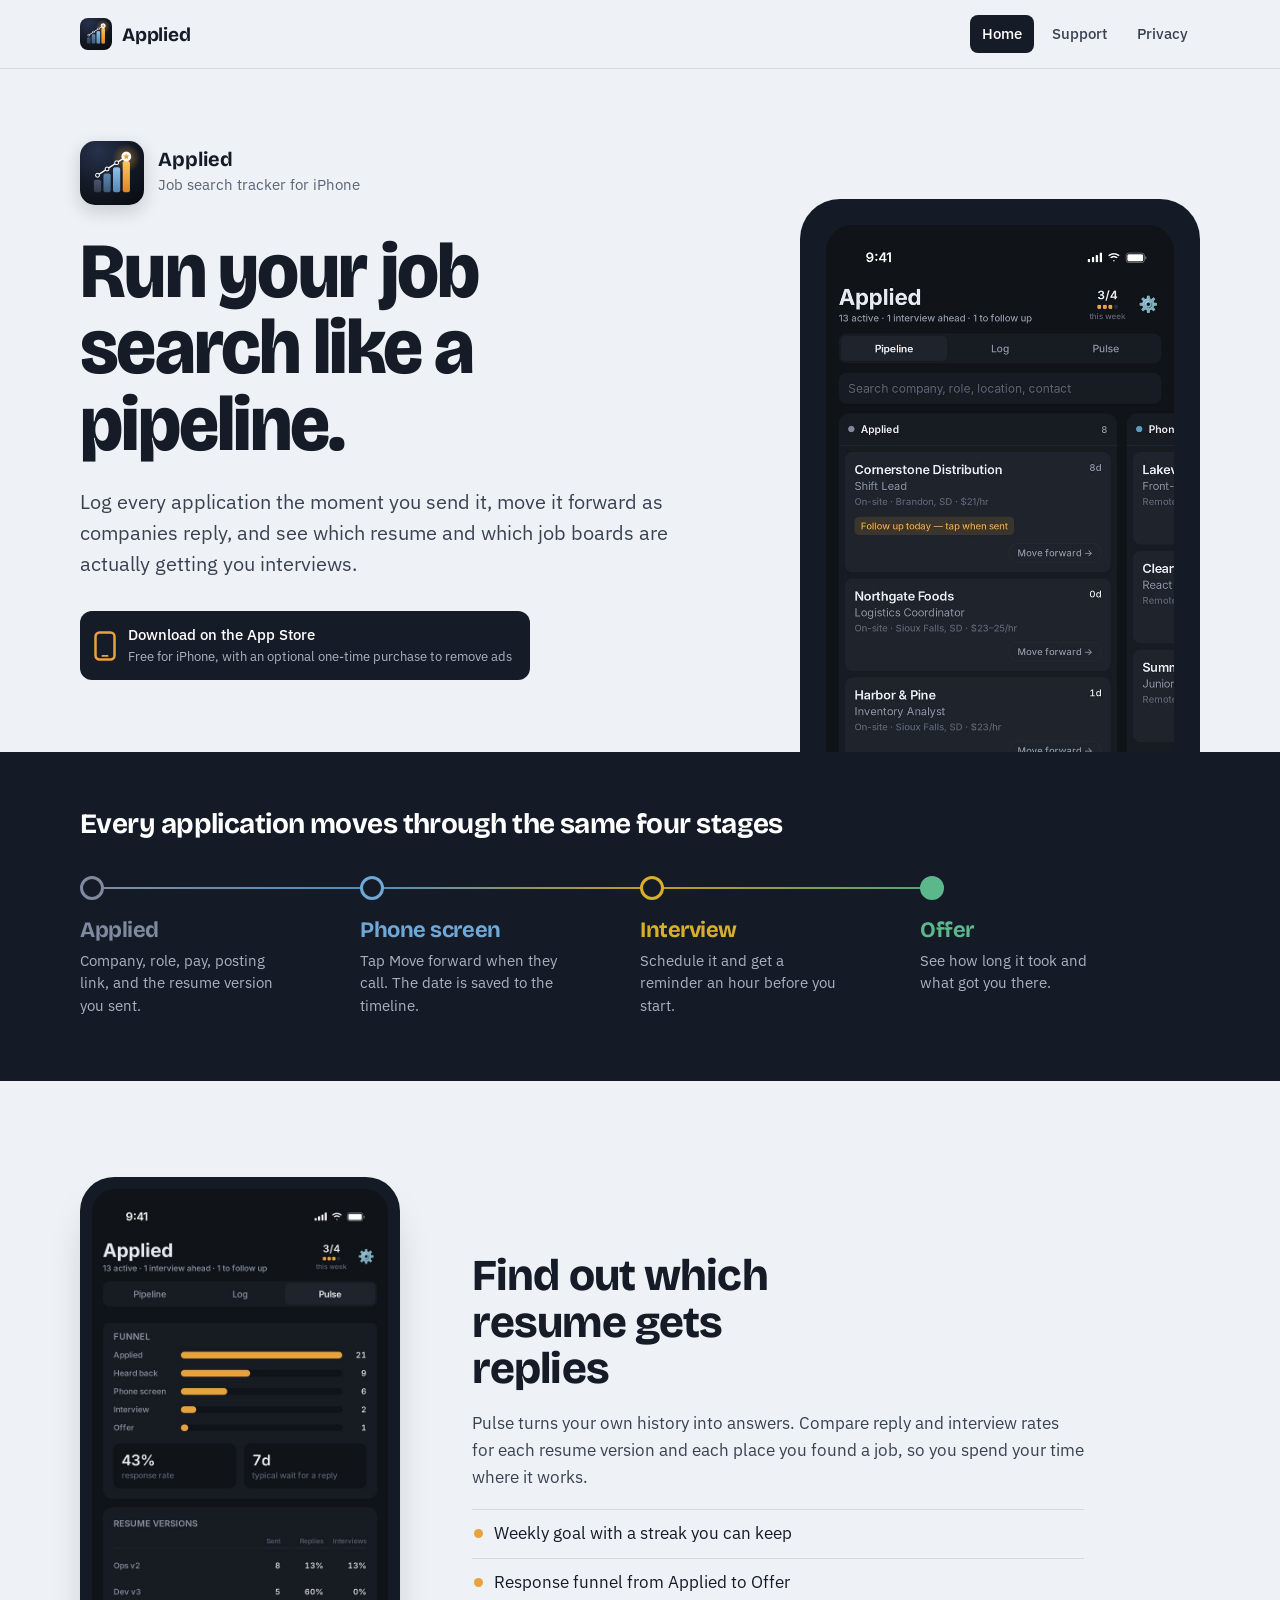
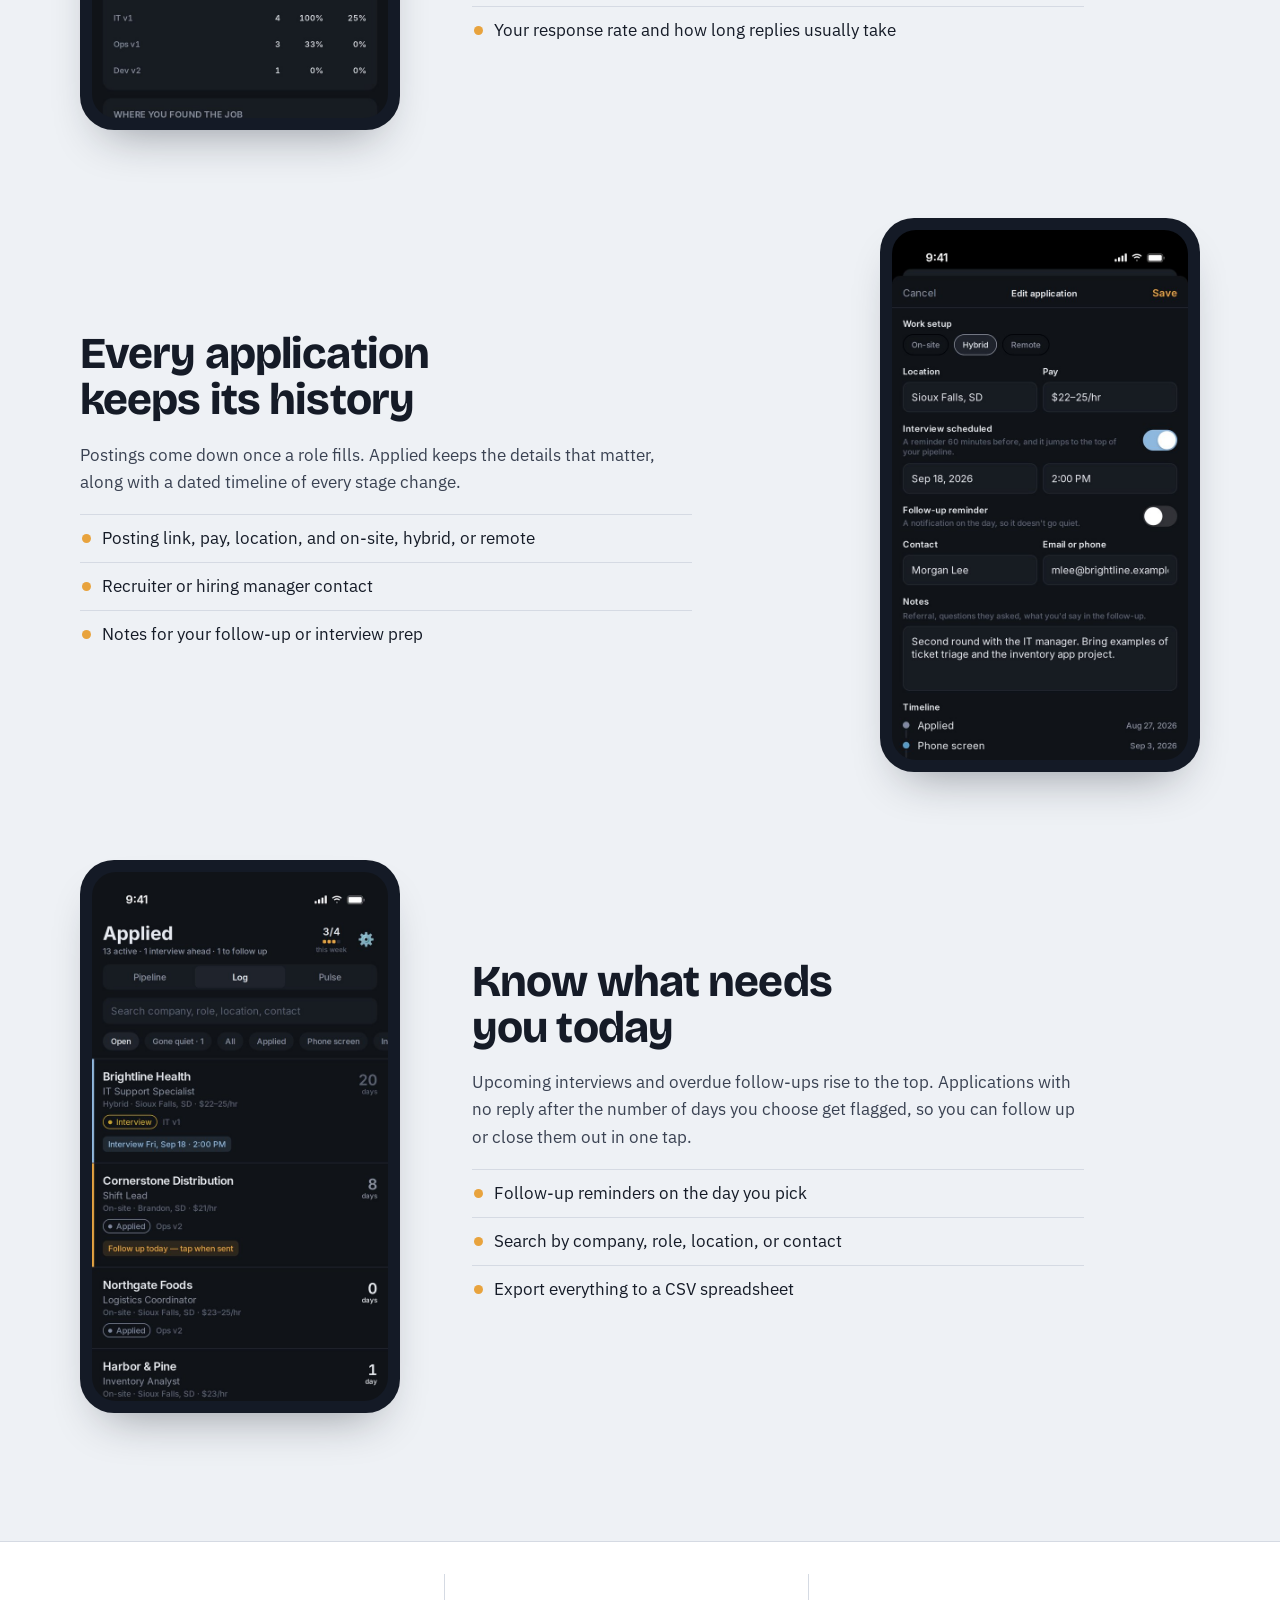
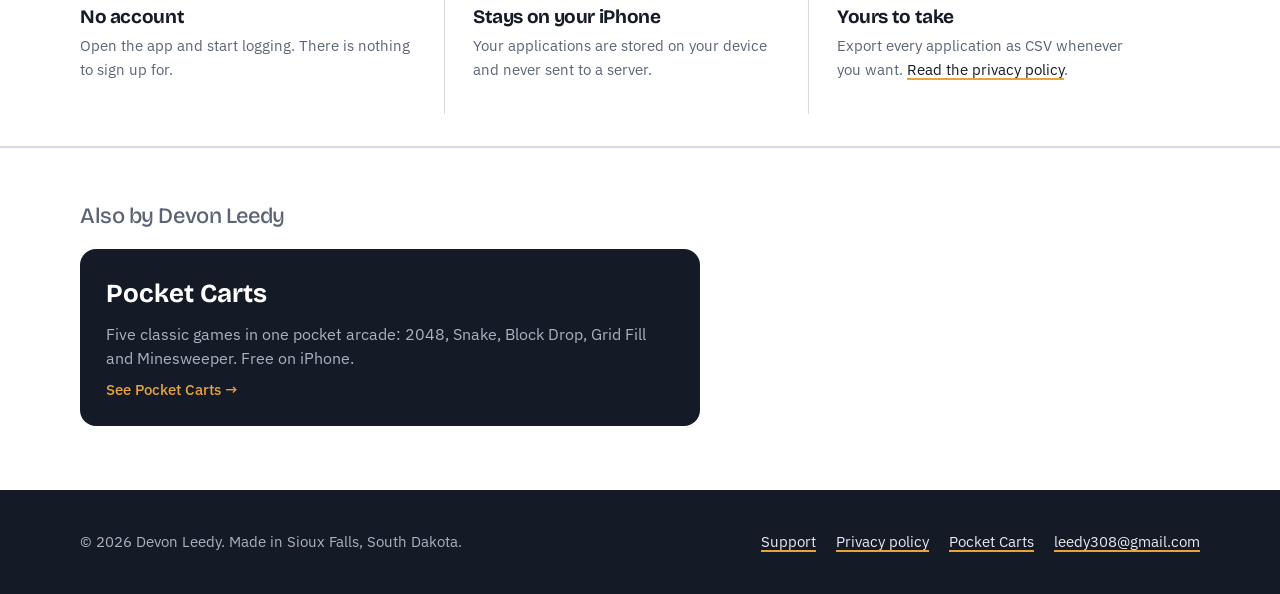
<file: index.html>
<!doctype html>
<html lang="en">
<head>
<meta charset="utf-8">
<meta name="viewport" content="width=device-width, initial-scale=1">
<title>Applied: Job Search Tracker for iPhone</title>
<meta name="description" content="Track every job application from sent to offer. See which resume and job sources get replies, with interview and follow-up reminders.">
<meta property="og:title" content="Applied: Job Search Tracker for iPhone">
<meta property="og:description" content="Track every job application from sent to offer. See which resume and job sources get replies, with interview and follow-up reminders.">
<meta property="og:image" content="https://devleedy48.github.io/applied-icon.png">
<meta name="theme-color" content="#eef1f5">
<link rel="icon" type="image/png" href="/favicon.png">
<link rel="apple-touch-icon" href="/apple-touch-icon.png">
<link rel="preload" href="/bricolage.woff2" as="font" type="font/woff2" crossorigin>
<link rel="stylesheet" href="/style.css">
</head>
<body>
<header class="site-header">
  <div class="wrap">
    <a class="brand" href="/"><img src="/applied-icon.png" alt="" width="32" height="32">Applied</a>
    <nav class="site-nav" aria-label="Main">
      <a href="/" aria-current="page">Home</a>
      <a href="/support.html">Support</a>
      <a href="/privacy.html">Privacy</a>
    </nav>
  </div>
</header>
<main>
  <section class="hero">
    <div class="wrap">
      <div class="hero-copy">
        <div class="app-id">
          <img src="/applied-icon.png" alt="Applied app icon" width="64" height="64">
          <div><strong>Applied</strong><span>Job search tracker for iPhone</span></div>
        </div>
        <h1>Run your job search like a pipeline.</h1>
        <p class="lede">Log every application the moment you send it, move it forward as companies reply, and see which resume and which job boards are actually getting you interviews.</p>
        <a class="availability" href="https://apps.apple.com/us/app/applied-job-search-tracker/id6812588170">
          <svg width="22" height="30" viewBox="0 0 22 30" aria-hidden="true"><rect x="1.5" y="1.5" width="19" height="27" rx="4" fill="none" stroke="#e8a33d" stroke-width="2.5"/><rect x="7.5" y="24" width="7" height="1.8" rx=".9" fill="#e8a33d"/></svg>
          <span>Download on the App Store<small>Free for iPhone, with an optional one-time purchase to remove ads</small></span>
        </a>
      </div>
      <div class="hero-phone">
        <img src="/1-pipeline.jpg" alt="Applied's Pipeline view, showing applications in the Applied and Phone screen columns" width="660" height="1000">
      </div>
    </div>
  </section>

  <section class="track" aria-labelledby="track-title">
    <div class="wrap">
      <h2 id="track-title">Every application moves through the same four stages</h2>
      <ol class="stages">
        <li class="stage" style="--c: var(--slate)"><div class="stage-dot"></div><h3>Applied</h3><p>Company, role, pay, posting link, and the resume version you sent.</p></li>
        <li class="stage" style="--c: #6fa8d6"><div class="stage-dot"></div><h3>Phone screen</h3><p>Tap Move forward when they call. The date is saved to the timeline.</p></li>
        <li class="stage" style="--c: #d9ae2c"><div class="stage-dot"></div><h3>Interview</h3><p>Schedule it and get a reminder an hour before you start.</p></li>
        <li class="stage" style="--c: #5bb88a"><div class="stage-dot"></div><h3>Offer</h3><p>See how long it took and what got you there.</p></li>
      </ol>
    </div>
  </section>

  <section class="features wrap" aria-label="Features">
    <article class="feature">
      <div class="shot"><img src="/3-pulse-tables.jpg" alt="Pulse view with reply and interview rates by resume version and job source" width="660" height="1180" loading="lazy"></div>
      <div>
        <h2>Find out which resume gets replies</h2>
        <p>Pulse turns your own history into answers. Compare reply and interview rates for each resume version and each place you found a job, so you spend your time where it works.</p>
        <ul>
          <li>Weekly goal with a streak you can keep</li>
          <li>Response funnel from Applied to Offer</li>
          <li>Your response rate and how long replies usually take</li>
        </ul>
      </div>
    </article>

    <article class="feature">
      <div class="shot"><img src="/4-detail.jpg" alt="An application with work setup, pay, interview time, contact, notes, and a dated timeline" width="660" height="1180" loading="lazy"></div>
      <div>
        <h2>Every application keeps its history</h2>
        <p>Postings come down once a role fills. Applied keeps the details that matter, along with a dated timeline of every stage change.</p>
        <ul>
          <li>Posting link, pay, location, and on-site, hybrid, or remote</li>
          <li>Recruiter or hiring manager contact</li>
          <li>Notes for your follow-up or interview prep</li>
        </ul>
      </div>
    </article>

    <article class="feature">
      <div class="shot"><img src="/5-log.jpg" alt="Log view with an upcoming interview and an overdue follow-up at the top" width="660" height="1180" loading="lazy"></div>
      <div>
        <h2>Know what needs you today</h2>
        <p>Upcoming interviews and overdue follow-ups rise to the top. Applications with no reply after the number of days you choose get flagged, so you can follow up or close them out in one tap.</p>
        <ul>
          <li>Follow-up reminders on the day you pick</li>
          <li>Search by company, role, location, or contact</li>
          <li>Export everything to a CSV spreadsheet</li>
        </ul>
      </div>
    </article>
  </section>

  <section class="promise" aria-label="Privacy">
    <div class="wrap">
      <div><h3>No account</h3><p>Open the app and start logging. There is nothing to sign up for.</p></div>
      <div><h3>Stays on your iPhone</h3><p>Your applications are stored on your device and never sent to a server.</p></div>
      <div><h3>Yours to take</h3><p>Export every application as CSV whenever you want. <a href="/privacy.html">Read the privacy policy</a>.</p></div>
    </div>
  </section>
  <section class="also" aria-labelledby="also-title">
    <div class="wrap">
      <h2 id="also-title">Also by Devon Leedy</h2>
      <a class="also-card" href="/pocket-carts.html">
        <span class="also-name">Pocket Carts</span>
        <span class="also-blurb">Five classic games in one pocket arcade: 2048, Snake, Block Drop, Grid Fill and Minesweeper. Free on iPhone.</span>
        <span class="also-go">See Pocket Carts &rarr;</span>
      </a>
    </div>
  </section>
</main>
<footer class="site-footer">
  <div class="wrap">
    <p style="margin:0">© 2026 Devon Leedy. Made in Sioux Falls, South Dakota.</p>
    <nav aria-label="Footer">
      <a href="/support.html">Support</a>
      <a href="/privacy.html">Privacy policy</a>
      <a href="/pocket-carts.html">Pocket Carts</a>
      <a href="mailto:leedy308@gmail.com">leedy308@gmail.com</a>
    </nav>
  </div>
</footer>
</body>
</html>
</file>
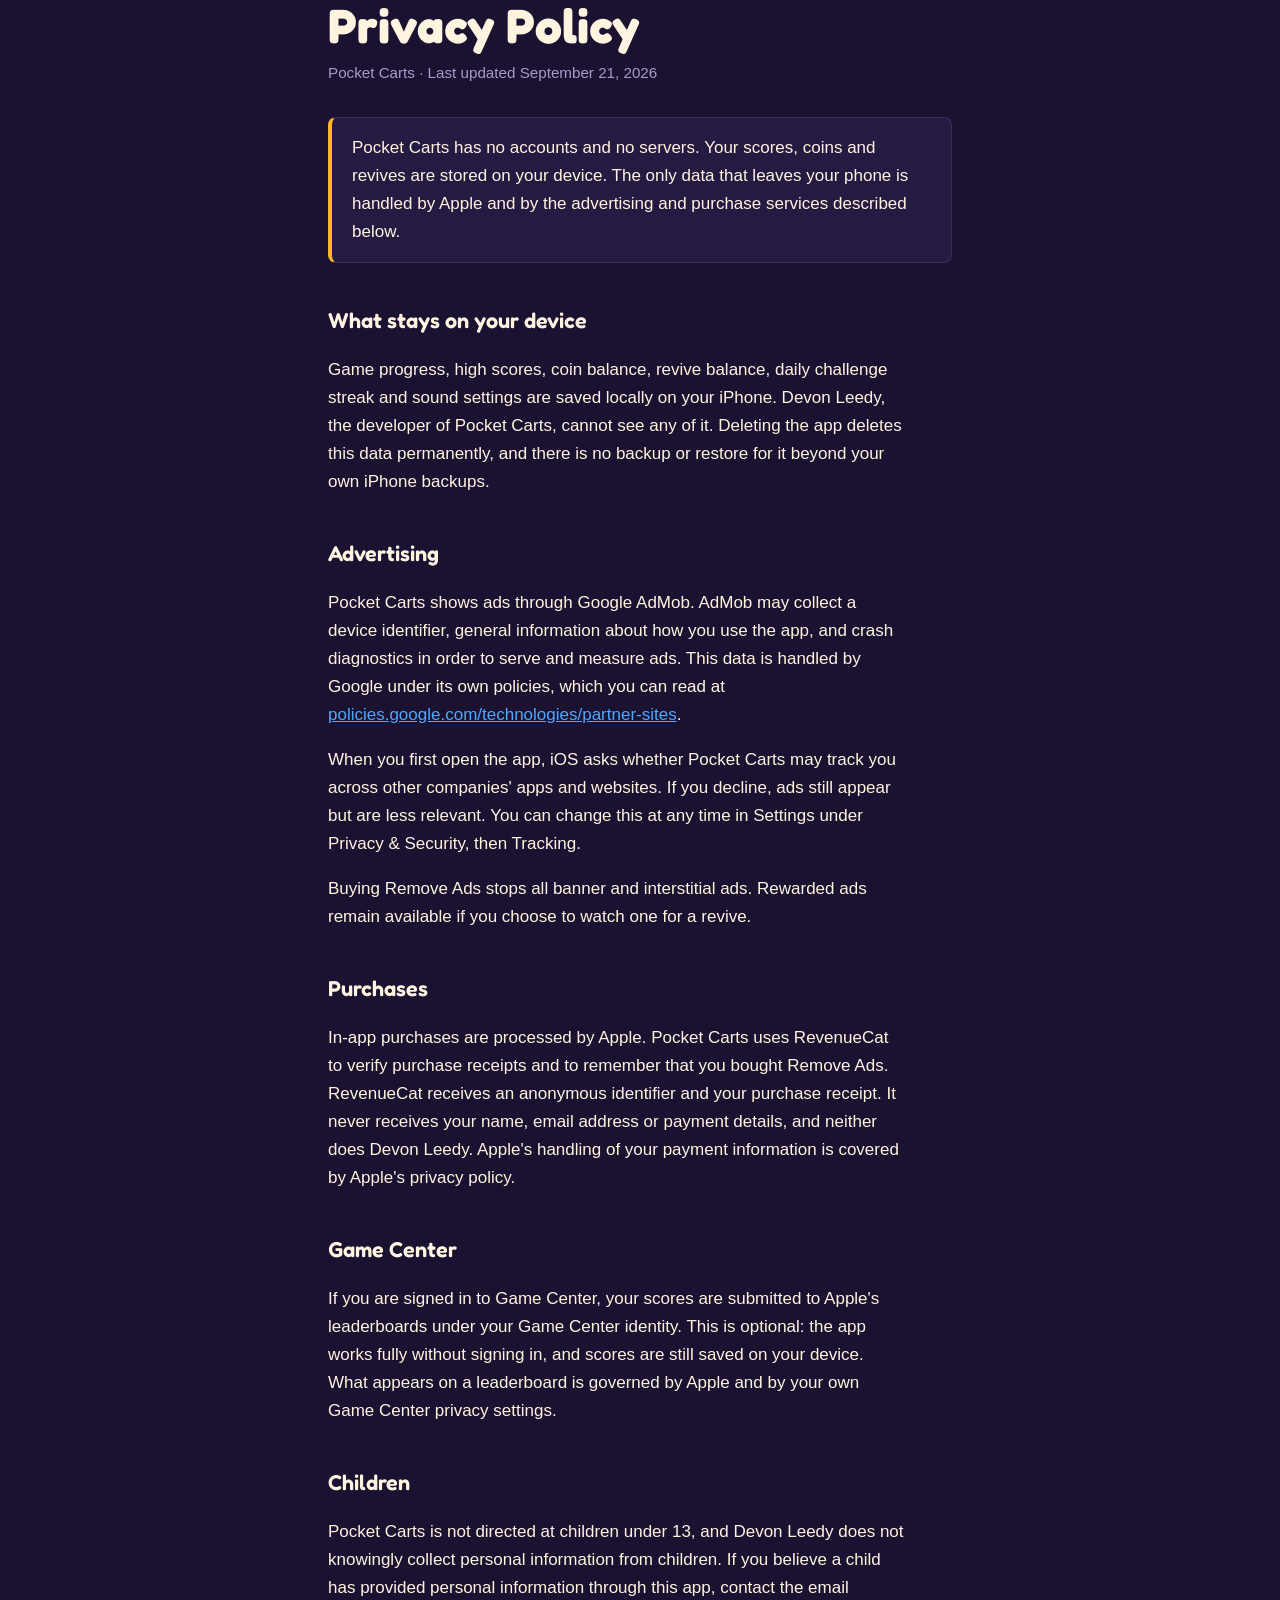
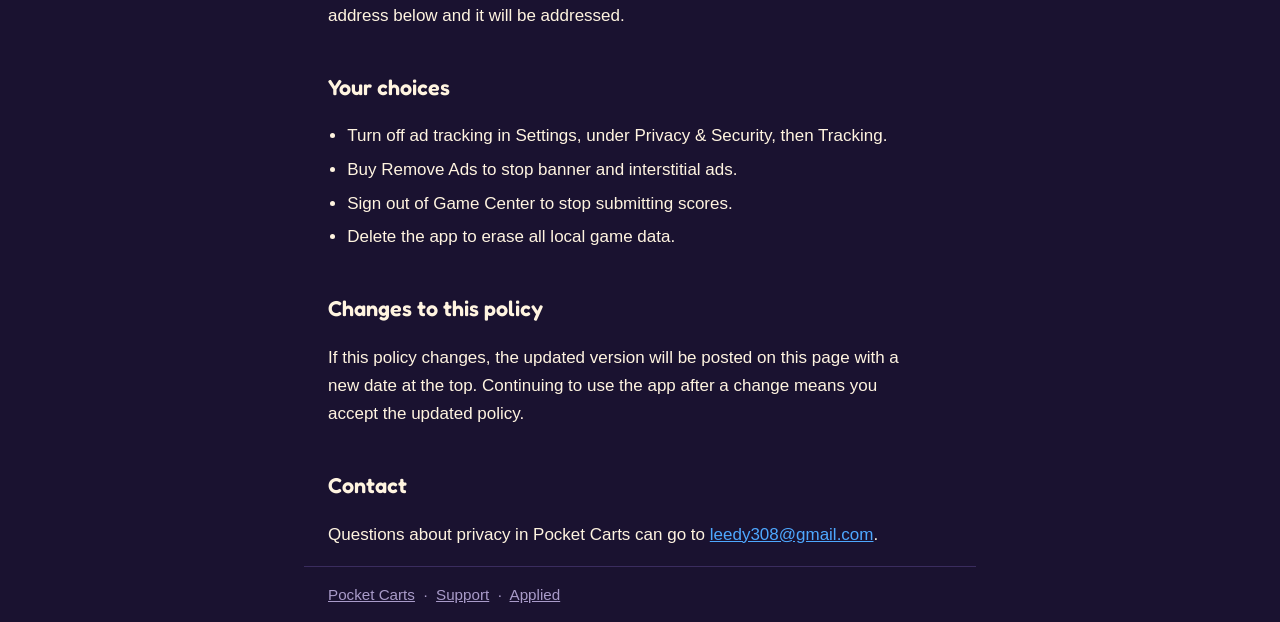
<file: pocket-carts-privacy.html>
<!DOCTYPE html>
<html lang="en">
<head>
<meta charset="utf-8">
<meta name="viewport" content="width=device-width, initial-scale=1">
<title>Privacy Policy — Pocket Carts</title>
<meta name="description" content="Privacy policy for the Pocket Carts iPhone app.">
<link rel="preconnect" href="https://fonts.googleapis.com">
<link rel="preconnect" href="https://fonts.gstatic.com" crossorigin>
<link href="https://fonts.googleapis.com/css2?family=Fredoka:wght@400;500;600;700&display=swap" rel="stylesheet">
<style>
  :root{
    --plum:#1A1230;
    --plum-raised:#251A42;
    --plum-line:#3A2C5E;
    --cream:#FFF4E0;
    --dusk:#A99BC9;
    --marigold:#FFB627;
    --sky:#4EA8FF;
    --display:"Fredoka","Trebuchet MS",sans-serif;
    --body:-apple-system,BlinkMacSystemFont,"Segoe UI",Roboto,Helvetica,Arial,sans-serif;
  }
  *{box-sizing:border-box}
  body{
    margin:0;
    background:var(--plum);
    color:var(--cream);
    font-family:var(--body);
    font-size:17px;
    line-height:1.65;
    -webkit-font-smoothing:antialiased;
  }
  .wrap{max-width:42rem;margin:0 auto;padding:0 1.5rem}
  a{color:var(--sky)}
  a:focus-visible{outline:3px solid var(--marigold);outline-offset:3px}

  header{padding:4rem 0 2rem}
  h1{
    font-family:var(--display);
    font-weight:700;
    font-size:clamp(2rem,6vw,3rem);
    line-height:1.05;
    margin:0 0 .6rem;
  }
  .meta{color:var(--dusk);margin:0;font-size:.95rem}

  h2{
    font-family:var(--display);
    font-weight:600;
    font-size:1.35rem;
    margin:2.5rem 0 .5rem;
  }
  p,li{max-width:36rem}
  ul{padding-left:1.2rem}
  li{margin:.35rem 0}

  .callout{
    background:var(--plum-raised);
    border:1px solid var(--plum-line);
    border-left:4px solid var(--marigold);
    border-radius:8px;
    padding:1rem 1.25rem;
    margin:2rem 0 0;
  }
  .callout p{margin:0}

  footer{
    border-top:1px solid var(--plum-line);
    margin-top:3.5rem;
    padding:2rem 0 3.5rem;
    color:var(--dusk);
    font-size:.95rem;
  }
  footer a{color:var(--dusk)}
</style>
</head>
<body>

<header class="wrap">
  <h1>Privacy Policy</h1>
  <p class="meta">Pocket Carts · Last updated September 21, 2026</p>
</header>

<main class="wrap">

  <div class="callout">
    <p>Pocket Carts has no accounts and no servers. Your scores, coins and revives are stored on your device. The only data that leaves your phone is handled by Apple and by the advertising and purchase services described below.</p>
  </div>

  <h2>What stays on your device</h2>
  <p>Game progress, high scores, coin balance, revive balance, daily challenge streak and sound settings are saved locally on your iPhone. Devon Leedy, the developer of Pocket Carts, cannot see any of it. Deleting the app deletes this data permanently, and there is no backup or restore for it beyond your own iPhone backups.</p>

  <h2>Advertising</h2>
  <p>Pocket Carts shows ads through Google AdMob. AdMob may collect a device identifier, general information about how you use the app, and crash diagnostics in order to serve and measure ads. This data is handled by Google under its own policies, which you can read at <a href="https://policies.google.com/technologies/partner-sites">policies.google.com/technologies/partner-sites</a>.</p>
  <p>When you first open the app, iOS asks whether Pocket Carts may track you across other companies' apps and websites. If you decline, ads still appear but are less relevant. You can change this at any time in Settings under Privacy &amp; Security, then Tracking.</p>
  <p>Buying Remove Ads stops all banner and interstitial ads. Rewarded ads remain available if you choose to watch one for a revive.</p>

  <h2>Purchases</h2>
  <p>In-app purchases are processed by Apple. Pocket Carts uses RevenueCat to verify purchase receipts and to remember that you bought Remove Ads. RevenueCat receives an anonymous identifier and your purchase receipt. It never receives your name, email address or payment details, and neither does Devon Leedy. Apple's handling of your payment information is covered by Apple's privacy policy.</p>

  <h2>Game Center</h2>
  <p>If you are signed in to Game Center, your scores are submitted to Apple's leaderboards under your Game Center identity. This is optional: the app works fully without signing in, and scores are still saved on your device. What appears on a leaderboard is governed by Apple and by your own Game Center privacy settings.</p>

  <h2>Children</h2>
  <p>Pocket Carts is not directed at children under 13, and Devon Leedy does not knowingly collect personal information from children. If you believe a child has provided personal information through this app, contact the email address below and it will be addressed.</p>

  <h2>Your choices</h2>
  <ul>
    <li>Turn off ad tracking in Settings, under Privacy &amp; Security, then Tracking.</li>
    <li>Buy Remove Ads to stop banner and interstitial ads.</li>
    <li>Sign out of Game Center to stop submitting scores.</li>
    <li>Delete the app to erase all local game data.</li>
  </ul>

  <h2>Changes to this policy</h2>
  <p>If this policy changes, the updated version will be posted on this page with a new date at the top. Continuing to use the app after a change means you accept the updated policy.</p>

  <h2>Contact</h2>
  <p>Questions about privacy in Pocket Carts can go to <a href="mailto:leedy308@gmail.com">leedy308@gmail.com</a>.</p>

</main>

<footer class="wrap">
  <p><a href="pocket-carts.html">Pocket Carts</a> &nbsp;·&nbsp; <a href="pocket-carts-support.html">Support</a> &nbsp;·&nbsp; <a href="/">Applied</a></p>
</footer>

</body>
</html>
</file>
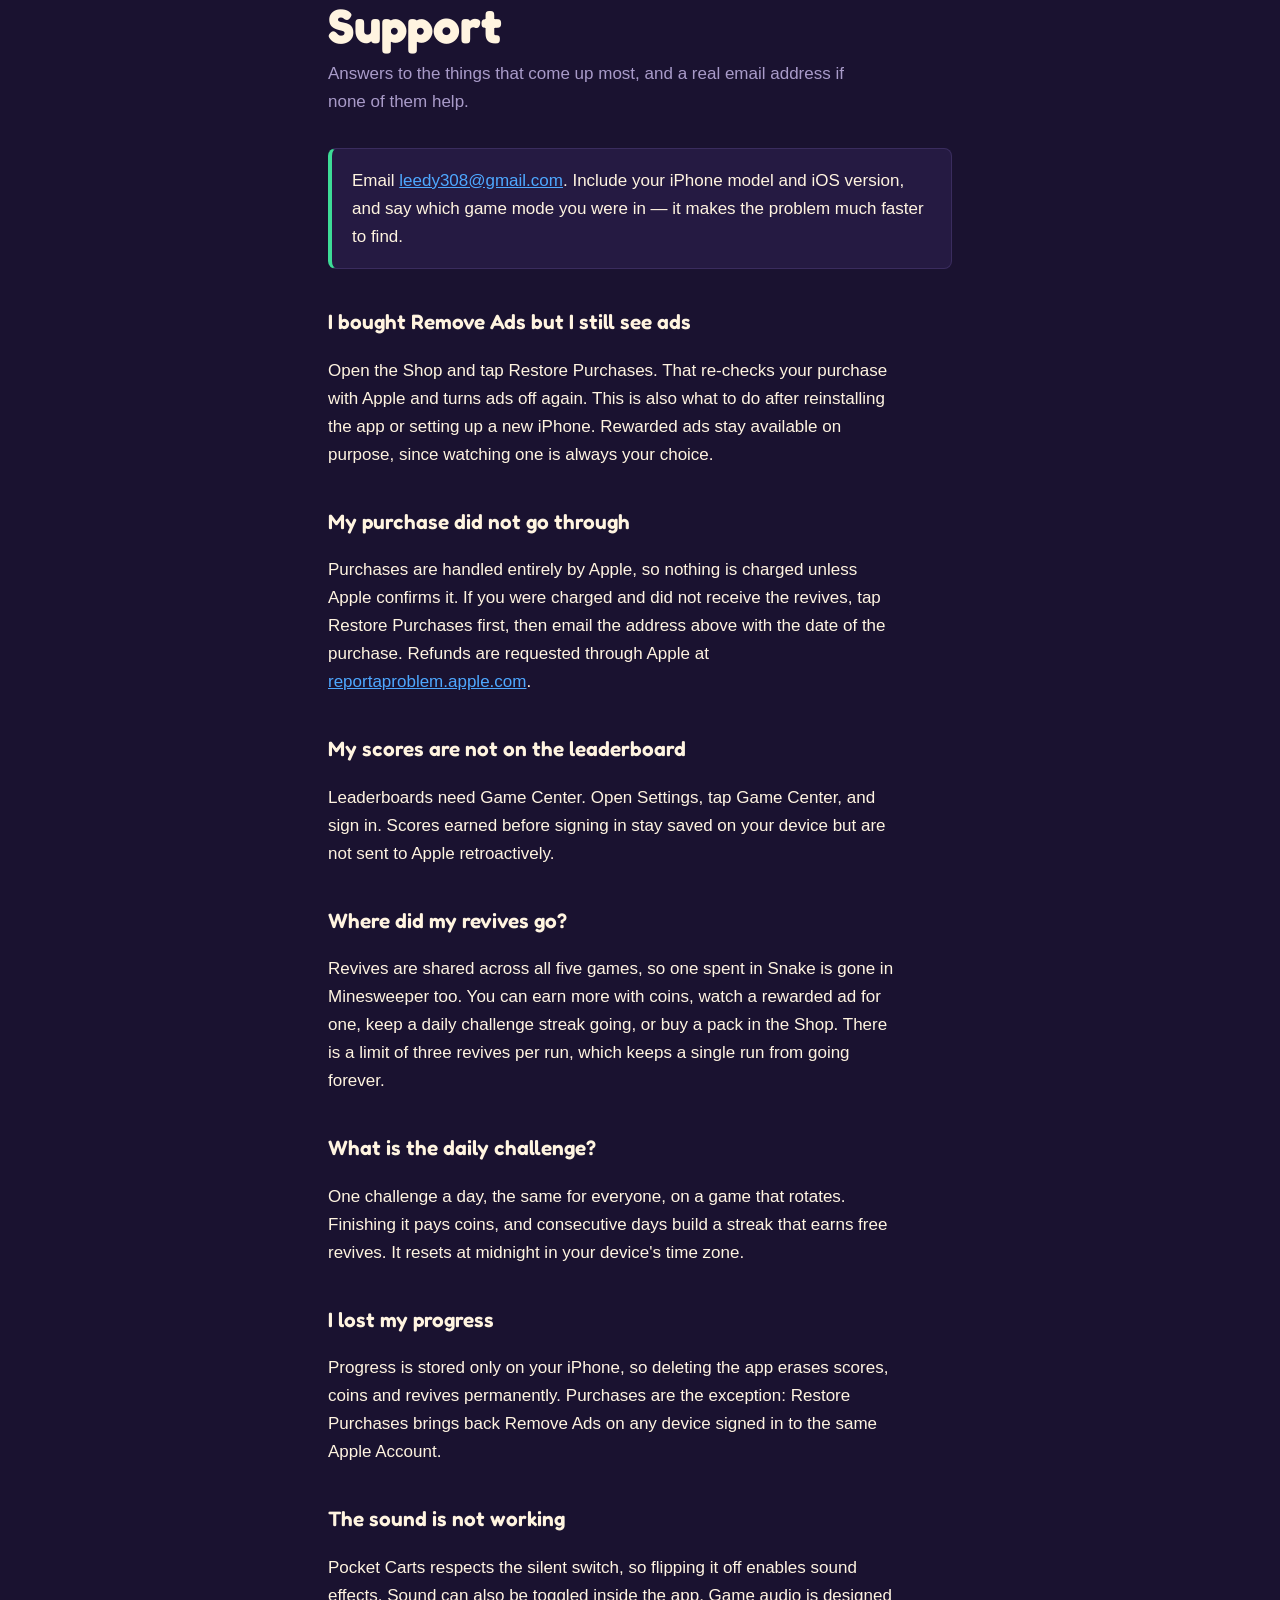
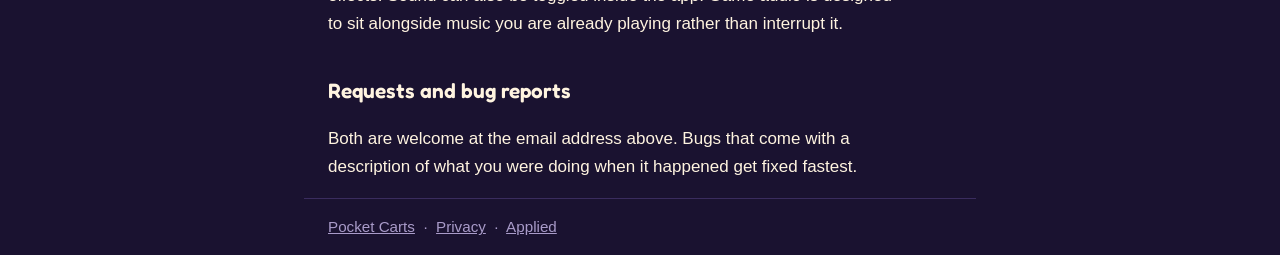
<file: pocket-carts-support.html>
<!DOCTYPE html>
<html lang="en">
<head>
<meta charset="utf-8">
<meta name="viewport" content="width=device-width, initial-scale=1">
<title>Support — Pocket Carts</title>
<meta name="description" content="Help and contact for the Pocket Carts iPhone app.">
<link rel="preconnect" href="https://fonts.googleapis.com">
<link rel="preconnect" href="https://fonts.gstatic.com" crossorigin>
<link href="https://fonts.googleapis.com/css2?family=Fredoka:wght@400;500;600;700&display=swap" rel="stylesheet">
<style>
  :root{
    --plum:#1A1230;
    --plum-raised:#251A42;
    --plum-line:#3A2C5E;
    --cream:#FFF4E0;
    --dusk:#A99BC9;
    --marigold:#FFB627;
    --mint:#3DDC97;
    --sky:#4EA8FF;
    --display:"Fredoka","Trebuchet MS",sans-serif;
    --body:-apple-system,BlinkMacSystemFont,"Segoe UI",Roboto,Helvetica,Arial,sans-serif;
  }
  *{box-sizing:border-box}
  body{
    margin:0;
    background:var(--plum);
    color:var(--cream);
    font-family:var(--body);
    font-size:17px;
    line-height:1.65;
    -webkit-font-smoothing:antialiased;
  }
  .wrap{max-width:42rem;margin:0 auto;padding:0 1.5rem}
  a{color:var(--sky)}
  a:focus-visible{outline:3px solid var(--marigold);outline-offset:3px}

  header{padding:4rem 0 1.5rem}
  h1{
    font-family:var(--display);
    font-weight:700;
    font-size:clamp(2rem,6vw,3rem);
    line-height:1.05;
    margin:0 0 .6rem;
  }
  .lede{color:var(--dusk);margin:0;max-width:34rem}

  .contact{
    background:var(--plum-raised);
    border:1px solid var(--plum-line);
    border-left:4px solid var(--mint);
    border-radius:8px;
    padding:1.1rem 1.25rem;
    margin:2rem 0 1rem;
  }
  .contact p{margin:0}

  h2{
    font-family:var(--display);
    font-weight:600;
    font-size:1.3rem;
    margin:2.25rem 0 .4rem;
  }
  p,li{max-width:36rem}
  ul{padding-left:1.2rem}
  li{margin:.3rem 0}

  footer{
    border-top:1px solid var(--plum-line);
    margin-top:3.5rem;
    padding:2rem 0 3.5rem;
    color:var(--dusk);
    font-size:.95rem;
  }
  footer a{color:var(--dusk)}
</style>
</head>
<body>

<header class="wrap">
  <h1>Support</h1>
  <p class="lede">Answers to the things that come up most, and a real email address if none of them help.</p>
</header>

<main class="wrap">

  <div class="contact">
    <p>Email <a href="mailto:leedy308@gmail.com">leedy308@gmail.com</a>. Include your iPhone model and iOS version, and say which game mode you were in — it makes the problem much faster to find.</p>
  </div>

  <h2>I bought Remove Ads but I still see ads</h2>
  <p>Open the Shop and tap Restore Purchases. That re-checks your purchase with Apple and turns ads off again. This is also what to do after reinstalling the app or setting up a new iPhone. Rewarded ads stay available on purpose, since watching one is always your choice.</p>

  <h2>My purchase did not go through</h2>
  <p>Purchases are handled entirely by Apple, so nothing is charged unless Apple confirms it. If you were charged and did not receive the revives, tap Restore Purchases first, then email the address above with the date of the purchase. Refunds are requested through Apple at <a href="https://reportaproblem.apple.com">reportaproblem.apple.com</a>.</p>

  <h2>My scores are not on the leaderboard</h2>
  <p>Leaderboards need Game Center. Open Settings, tap Game Center, and sign in. Scores earned before signing in stay saved on your device but are not sent to Apple retroactively.</p>

  <h2>Where did my revives go?</h2>
  <p>Revives are shared across all five games, so one spent in Snake is gone in Minesweeper too. You can earn more with coins, watch a rewarded ad for one, keep a daily challenge streak going, or buy a pack in the Shop. There is a limit of three revives per run, which keeps a single run from going forever.</p>

  <h2>What is the daily challenge?</h2>
  <p>One challenge a day, the same for everyone, on a game that rotates. Finishing it pays coins, and consecutive days build a streak that earns free revives. It resets at midnight in your device's time zone.</p>

  <h2>I lost my progress</h2>
  <p>Progress is stored only on your iPhone, so deleting the app erases scores, coins and revives permanently. Purchases are the exception: Restore Purchases brings back Remove Ads on any device signed in to the same Apple Account.</p>

  <h2>The sound is not working</h2>
  <p>Pocket Carts respects the silent switch, so flipping it off enables sound effects. Sound can also be toggled inside the app. Game audio is designed to sit alongside music you are already playing rather than interrupt it.</p>

  <h2>Requests and bug reports</h2>
  <p>Both are welcome at the email address above. Bugs that come with a description of what you were doing when it happened get fixed fastest.</p>

</main>

<footer class="wrap">
  <p><a href="pocket-carts.html">Pocket Carts</a> &nbsp;·&nbsp; <a href="pocket-carts-privacy.html">Privacy</a> &nbsp;·&nbsp; <a href="/">Applied</a></p>
</footer>

</body>
</html>
</file>
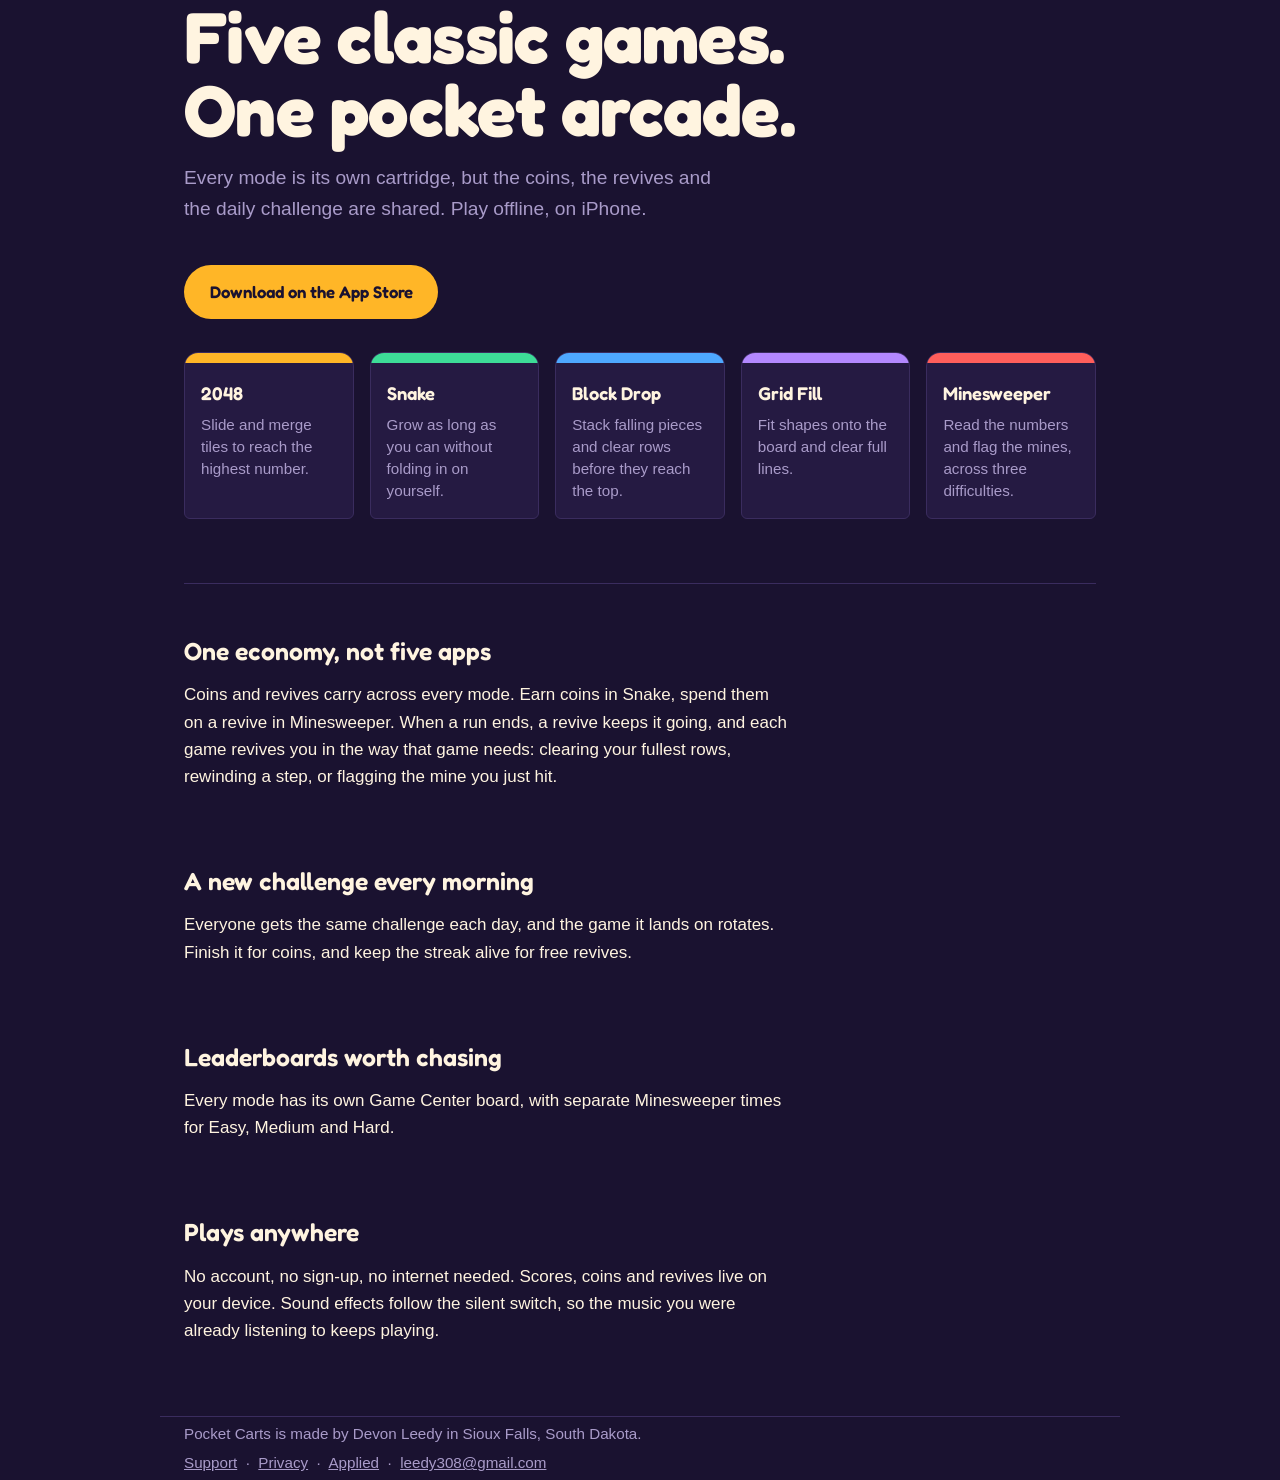
<file: pocket-carts.html>
<!DOCTYPE html>
<html lang="en">
<head>
<meta charset="utf-8">
<meta name="viewport" content="width=device-width, initial-scale=1">
<title>Pocket Carts — five classic games, one pocket arcade</title>
<meta name="description" content="Pocket Carts is an iPhone arcade with five classic games: 2048, Snake, Block Drop, Grid Fill and Minesweeper. Shared coins and revives, a daily challenge, and Game Center leaderboards.">
<link rel="preconnect" href="https://fonts.googleapis.com">
<link rel="preconnect" href="https://fonts.gstatic.com" crossorigin>
<link href="https://fonts.googleapis.com/css2?family=Fredoka:wght@400;500;600;700&display=swap" rel="stylesheet">
<style>
  :root{
    --plum:#1A1230;
    --plum-raised:#251A42;
    --plum-line:#3A2C5E;
    --cream:#FFF4E0;
    --dusk:#A99BC9;
    --marigold:#FFB627;
    --mint:#3DDC97;
    --coral:#FF5E5B;
    --sky:#4EA8FF;
    --lilac:#B388FF;
    --display:"Fredoka","Trebuchet MS",sans-serif;
    --body:-apple-system,BlinkMacSystemFont,"Segoe UI",Roboto,Helvetica,Arial,sans-serif;
  }
  *{box-sizing:border-box}
  body{
    margin:0;
    background:var(--plum);
    color:var(--cream);
    font-family:var(--body);
    font-size:17px;
    line-height:1.6;
    -webkit-font-smoothing:antialiased;
  }
  .wrap{max-width:60rem;margin:0 auto;padding:0 1.5rem}
  a{color:var(--sky)}
  a:focus-visible,button:focus-visible{outline:3px solid var(--marigold);outline-offset:3px}

  header{padding:4.5rem 0 3rem}
  .cta{
    display:inline-block;
    margin:1.5rem 0 0;
    background:var(--marigold);
    color:var(--plum);
    font-family:var(--display);
    font-weight:600;
    font-size:1.05rem;
    text-decoration:none;
    padding:.85rem 1.6rem;
    border-radius:999px;
  }
  .cta:hover{filter:brightness(1.08)}
  h1{
    font-family:var(--display);
    font-weight:700;
    font-size:clamp(2.6rem,8vw,4.5rem);
    line-height:1.02;
    letter-spacing:-.01em;
    margin:0 0 1rem;
  }
  .lede{font-size:1.2rem;color:var(--dusk);max-width:34rem;margin:0}

  .shelf{
    display:grid;
    grid-template-columns:repeat(auto-fit,minmax(9.5rem,1fr));
    gap:1rem;
    padding:1rem 0 4rem;
  }
  .cart{
    background:var(--plum-raised);
    border:1px solid var(--plum-line);
    border-radius:14px 14px 6px 6px;
    padding:0 0 1rem;
    overflow:hidden;
  }
  .cart .label{
    height:.6rem;
    display:block;
  }
  .cart h2{
    font-family:var(--display);
    font-weight:600;
    font-size:1.15rem;
    margin:1rem 1rem .35rem;
  }
  .cart p{margin:0 1rem;font-size:.95rem;color:var(--dusk);line-height:1.45}

  section{padding:0 0 3.5rem}
  h3{
    font-family:var(--display);
    font-weight:600;
    font-size:1.55rem;
    margin:0 0 .6rem;
  }
  section p{max-width:38rem;margin:0 0 1rem}
  .rule{border:0;border-top:1px solid var(--plum-line);margin:0 0 3rem}

  footer{
    border-top:1px solid var(--plum-line);
    padding:2rem 0 3.5rem;
    color:var(--dusk);
    font-size:.95rem;
  }
  footer a{color:var(--dusk)}
  footer p{margin:.3rem 0}
</style>
</head>
<body>

<header class="wrap">
  <h1>Five classic games.<br>One pocket arcade.</h1>
  <p class="lede">Every mode is its own cartridge, but the coins, the revives and the daily challenge are shared. Play offline, on iPhone.</p>
  <p><a class="cta" href="https://apps.apple.com/us/app/pocket-carts/id6814605442">Download on the App Store</a></p>
</header>

<div class="wrap">
  <div class="shelf">
    <div class="cart">
      <span class="label" style="background:var(--marigold)"></span>
      <h2>2048</h2>
      <p>Slide and merge tiles to reach the highest number.</p>
    </div>
    <div class="cart">
      <span class="label" style="background:var(--mint)"></span>
      <h2>Snake</h2>
      <p>Grow as long as you can without folding in on yourself.</p>
    </div>
    <div class="cart">
      <span class="label" style="background:var(--sky)"></span>
      <h2>Block Drop</h2>
      <p>Stack falling pieces and clear rows before they reach the top.</p>
    </div>
    <div class="cart">
      <span class="label" style="background:var(--lilac)"></span>
      <h2>Grid Fill</h2>
      <p>Fit shapes onto the board and clear full lines.</p>
    </div>
    <div class="cart">
      <span class="label" style="background:var(--coral)"></span>
      <h2>Minesweeper</h2>
      <p>Read the numbers and flag the mines, across three difficulties.</p>
    </div>
  </div>
</div>

<div class="wrap">
  <hr class="rule">

  <section>
    <h3>One economy, not five apps</h3>
    <p>Coins and revives carry across every mode. Earn coins in Snake, spend them on a revive in Minesweeper. When a run ends, a revive keeps it going, and each game revives you in the way that game needs: clearing your fullest rows, rewinding a step, or flagging the mine you just hit.</p>
  </section>

  <section>
    <h3>A new challenge every morning</h3>
    <p>Everyone gets the same challenge each day, and the game it lands on rotates. Finish it for coins, and keep the streak alive for free revives.</p>
  </section>

  <section>
    <h3>Leaderboards worth chasing</h3>
    <p>Every mode has its own Game Center board, with separate Minesweeper times for Easy, Medium and Hard.</p>
  </section>

  <section>
    <h3>Plays anywhere</h3>
    <p>No account, no sign-up, no internet needed. Scores, coins and revives live on your device. Sound effects follow the silent switch, so the music you were already listening to keeps playing.</p>
  </section>
</div>

<footer class="wrap">
  <p>Pocket Carts is made by Devon Leedy in Sioux Falls, South Dakota.</p>
  <p><a href="pocket-carts-support.html">Support</a> &nbsp;·&nbsp; <a href="pocket-carts-privacy.html">Privacy</a> &nbsp;·&nbsp; <a href="/">Applied</a> &nbsp;·&nbsp; <a href="mailto:leedy308@gmail.com">leedy308@gmail.com</a></p>
</footer>

</body>
</html>
</file>
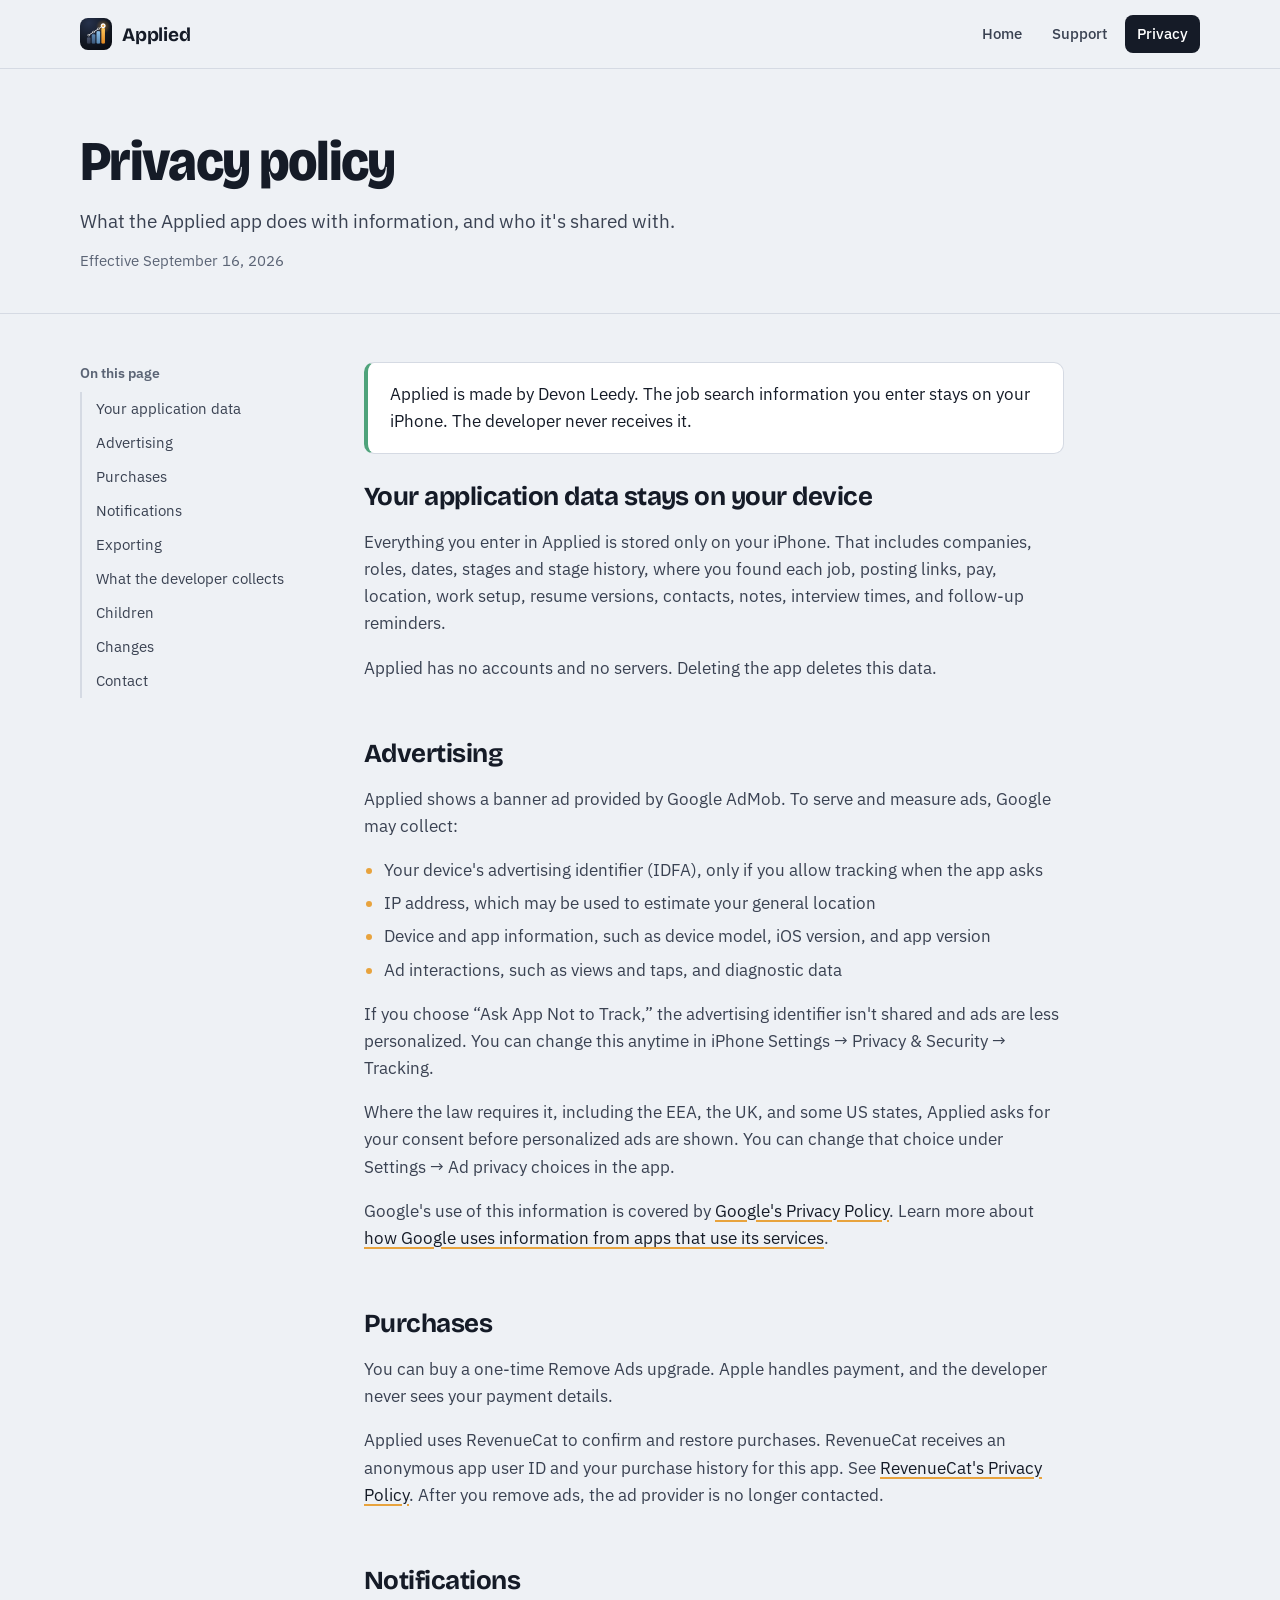
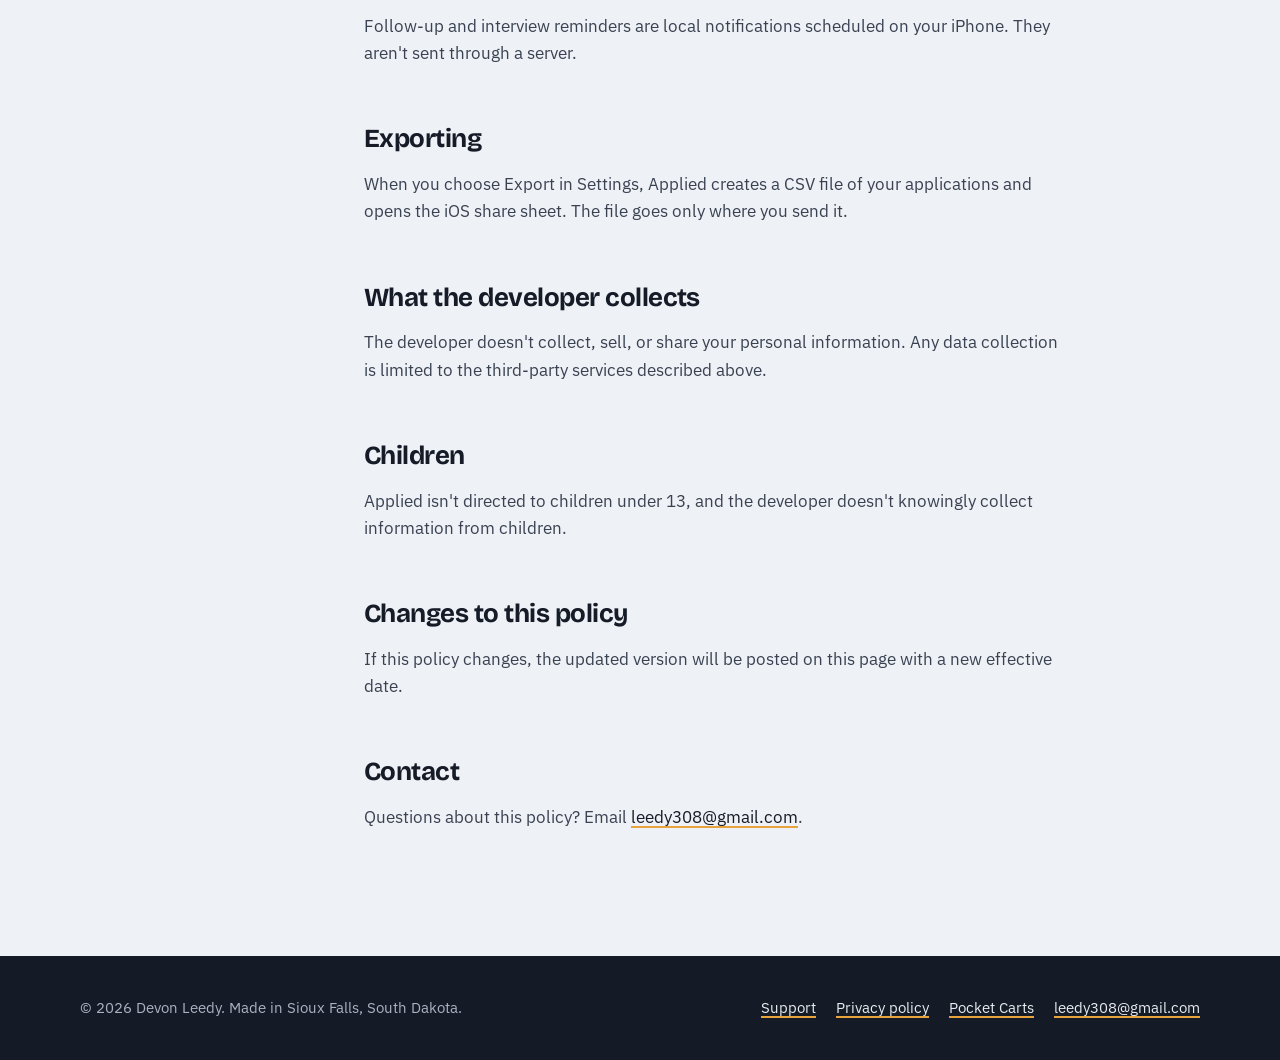
<file: privacy.html>
<!doctype html>
<html lang="en">
<head>
<meta charset="utf-8">
<meta name="viewport" content="width=device-width, initial-scale=1">
<title>Applied Privacy Policy</title>
<meta name="description" content="How the Applied app handles information. Your job search data stays on your iPhone.">
<meta property="og:title" content="Applied Privacy Policy">
<meta property="og:description" content="How the Applied app handles information. Your job search data stays on your iPhone.">
<meta property="og:image" content="https://devleedy48.github.io/applied-icon.png">
<meta name="theme-color" content="#eef1f5">
<link rel="icon" type="image/png" href="/favicon.png">
<link rel="apple-touch-icon" href="/apple-touch-icon.png">
<link rel="preload" href="/bricolage.woff2" as="font" type="font/woff2" crossorigin>
<link rel="stylesheet" href="/style.css">
</head>
<body>
<header class="site-header">
  <div class="wrap">
    <a class="brand" href="/"><img src="/applied-icon.png" alt="" width="32" height="32">Applied</a>
    <nav class="site-nav" aria-label="Main">
      <a href="/">Home</a>
      <a href="/support.html">Support</a>
      <a href="/privacy.html" aria-current="page">Privacy</a>
    </nav>
  </div>
</header>
<main>
  <div class="doc-head">
    <div class="wrap">
      <h1>Privacy policy</h1>
      <p>What the Applied app does with information, and who it's shared with.</p>
      <p class="meta">Effective September 16, 2026</p>
    </div>
  </div>

  <div class="wrap doc">
    <nav class="toc" aria-label="On this page">
      <p>On this page</p>
      <ol>
        <li><a href="#your-data">Your application data</a></li>
        <li><a href="#advertising">Advertising</a></li>
        <li><a href="#purchases">Purchases</a></li>
        <li><a href="#notifications">Notifications</a></li>
        <li><a href="#export">Exporting</a></li>
        <li><a href="#collection">What the developer collects</a></li>
        <li><a href="#children">Children</a></li>
        <li><a href="#changes">Changes</a></li>
        <li><a href="#contact">Contact</a></li>
      </ol>
    </nav>

    <div class="prose">
      <div class="callout"><p>Applied is made by Devon Leedy. The job search information you enter stays on your iPhone. The developer never receives it.</p></div>

      <section id="your-data">
        <h2>Your application data stays on your device</h2>
        <p>Everything you enter in Applied is stored only on your iPhone. That includes companies, roles, dates, stages and stage history, where you found each job, posting links, pay, location, work setup, resume versions, contacts, notes, interview times, and follow-up reminders.</p>
        <p>Applied has no accounts and no servers. Deleting the app deletes this data.</p>
      </section>

      <section id="advertising">
        <h2>Advertising</h2>
        <p>Applied shows a banner ad provided by Google AdMob. To serve and measure ads, Google may collect:</p>
        <ul>
          <li>Your device's advertising identifier (IDFA), only if you allow tracking when the app asks</li>
          <li>IP address, which may be used to estimate your general location</li>
          <li>Device and app information, such as device model, iOS version, and app version</li>
          <li>Ad interactions, such as views and taps, and diagnostic data</li>
        </ul>
        <p>If you choose “Ask App Not to Track,” the advertising identifier isn't shared and ads are less personalized. You can change this anytime in iPhone Settings → Privacy &amp; Security → Tracking.</p>
        <p>Where the law requires it, including the EEA, the UK, and some US states, Applied asks for your consent before personalized ads are shown. You can change that choice under Settings → Ad privacy choices in the app.</p>
        <p>Google's use of this information is covered by <a href="https://policies.google.com/privacy">Google's Privacy Policy</a>. Learn more about <a href="https://policies.google.com/technologies/partner-sites">how Google uses information from apps that use its services</a>.</p>
      </section>

      <section id="purchases">
        <h2>Purchases</h2>
        <p>You can buy a one-time Remove Ads upgrade. Apple handles payment, and the developer never sees your payment details.</p>
        <p>Applied uses RevenueCat to confirm and restore purchases. RevenueCat receives an anonymous app user ID and your purchase history for this app. See <a href="https://www.revenuecat.com/privacy">RevenueCat's Privacy Policy</a>. After you remove ads, the ad provider is no longer contacted.</p>
      </section>

      <section id="notifications">
        <h2>Notifications</h2>
        <p>Follow-up and interview reminders are local notifications scheduled on your iPhone. They aren't sent through a server.</p>
      </section>

      <section id="export">
        <h2>Exporting</h2>
        <p>When you choose Export in Settings, Applied creates a CSV file of your applications and opens the iOS share sheet. The file goes only where you send it.</p>
      </section>

      <section id="collection">
        <h2>What the developer collects</h2>
        <p>The developer doesn't collect, sell, or share your personal information. Any data collection is limited to the third-party services described above.</p>
      </section>

      <section id="children">
        <h2>Children</h2>
        <p>Applied isn't directed to children under 13, and the developer doesn't knowingly collect information from children.</p>
      </section>

      <section id="changes">
        <h2>Changes to this policy</h2>
        <p>If this policy changes, the updated version will be posted on this page with a new effective date.</p>
      </section>

      <section id="contact">
        <h2>Contact</h2>
        <p>Questions about this policy? Email <a href="mailto:leedy308@gmail.com">leedy308@gmail.com</a>.</p>
      </section>
    </div>
  </div>
</main>
<footer class="site-footer">
  <div class="wrap">
    <p style="margin:0">© 2026 Devon Leedy. Made in Sioux Falls, South Dakota.</p>
    <nav aria-label="Footer">
      <a href="/support.html">Support</a>
      <a href="/privacy.html">Privacy policy</a>
      <a href="/pocket-carts.html">Pocket Carts</a>
      <a href="mailto:leedy308@gmail.com">leedy308@gmail.com</a>
    </nav>
  </div>
</footer>
</body>
</html>
</file>
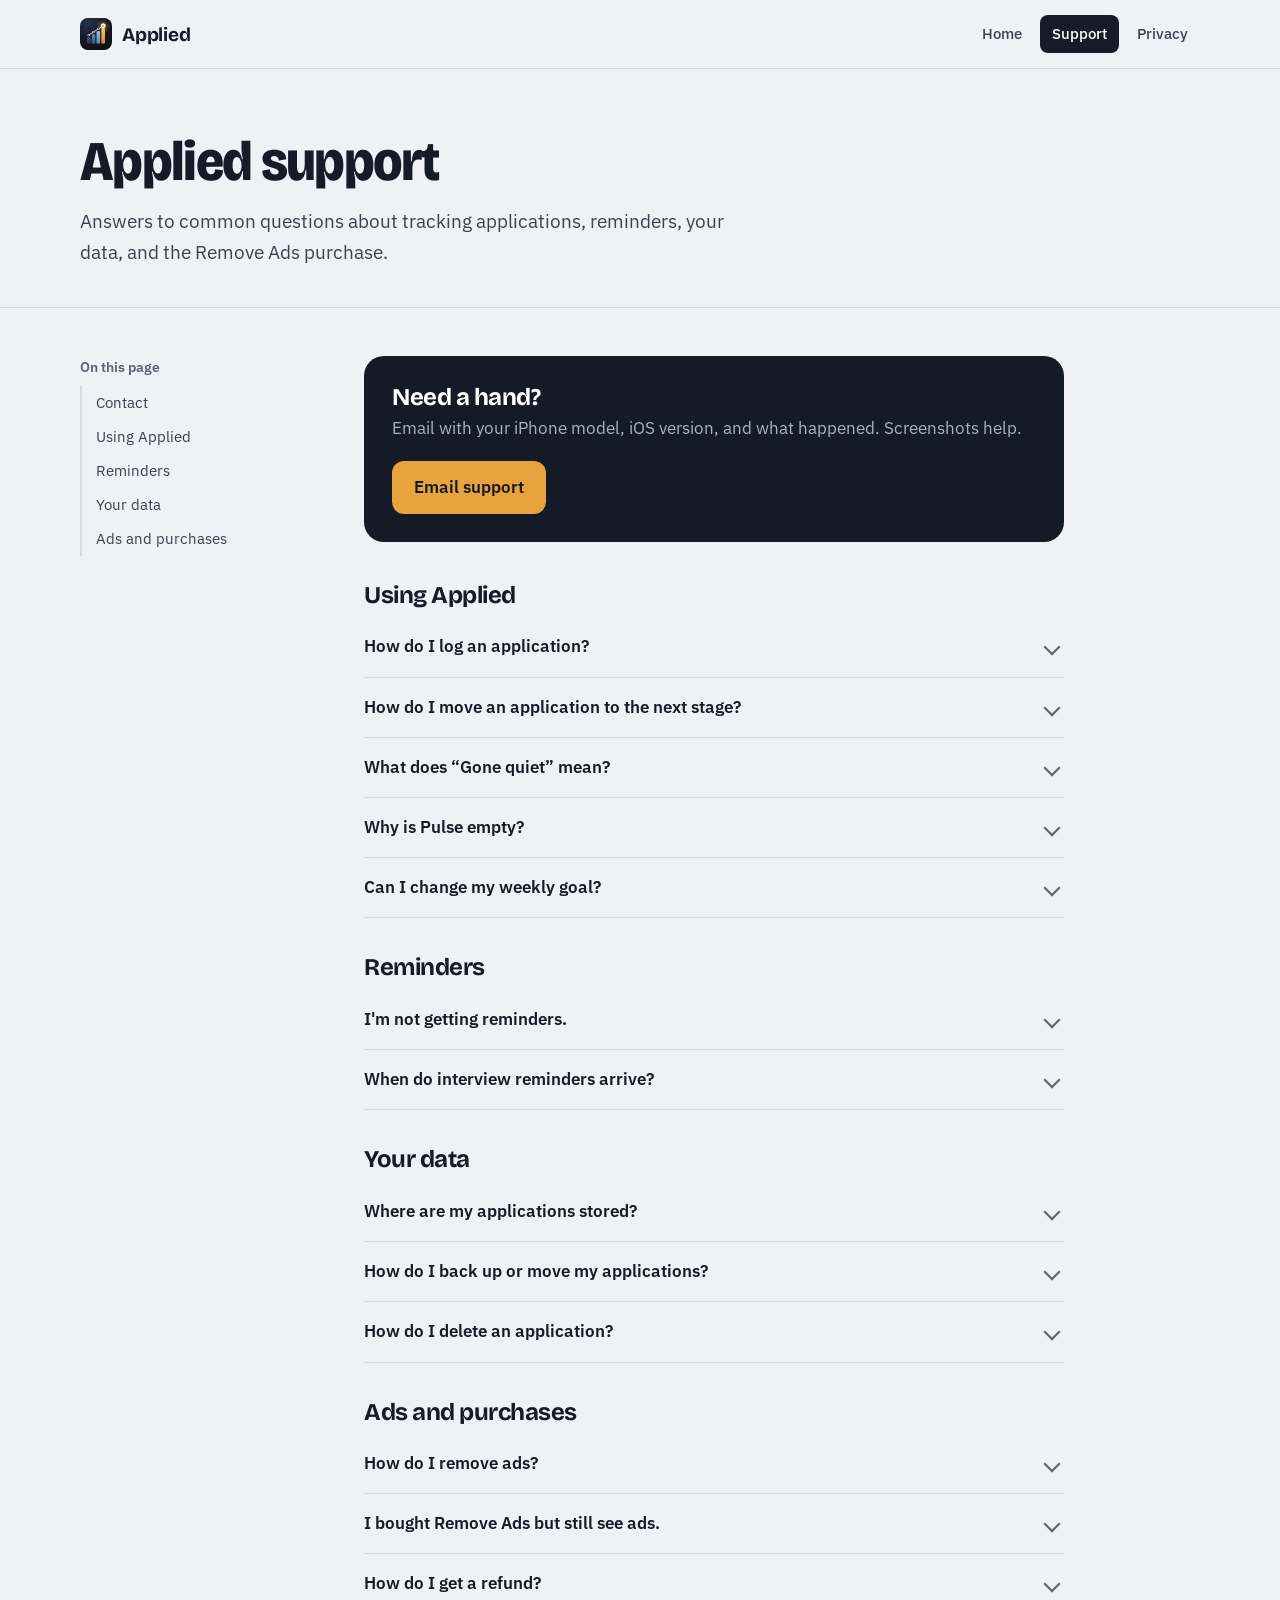
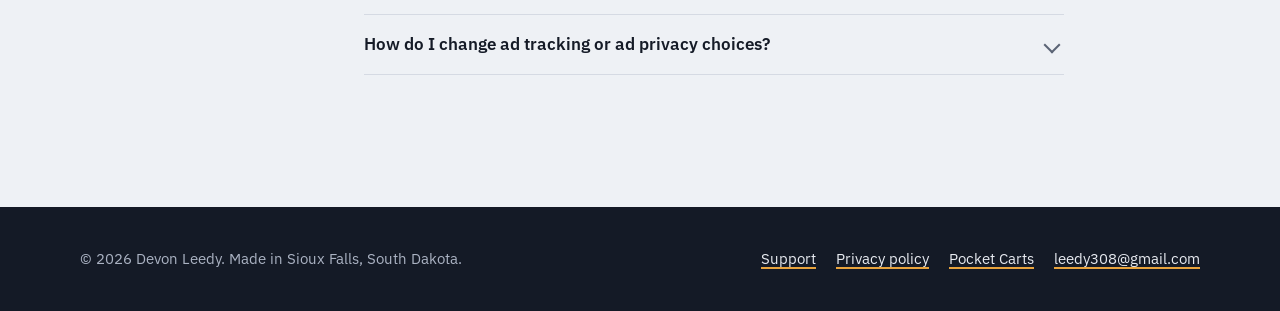
<file: support.html>
<!doctype html>
<html lang="en">
<head>
<meta charset="utf-8">
<meta name="viewport" content="width=device-width, initial-scale=1">
<title>Applied Support</title>
<meta name="description" content="Help with Applied: logging applications, reminders, exporting your data, and the Remove Ads purchase.">
<meta property="og:title" content="Applied Support">
<meta property="og:description" content="Help with Applied: logging applications, reminders, exporting your data, and the Remove Ads purchase.">
<meta property="og:image" content="https://devleedy48.github.io/applied-icon.png">
<meta name="theme-color" content="#eef1f5">
<link rel="icon" type="image/png" href="/favicon.png">
<link rel="apple-touch-icon" href="/apple-touch-icon.png">
<link rel="preload" href="/bricolage.woff2" as="font" type="font/woff2" crossorigin>
<link rel="stylesheet" href="/style.css">
</head>
<body>
<header class="site-header">
  <div class="wrap">
    <a class="brand" href="/"><img src="/applied-icon.png" alt="" width="32" height="32">Applied</a>
    <nav class="site-nav" aria-label="Main">
      <a href="/">Home</a>
      <a href="/support.html" aria-current="page">Support</a>
      <a href="/privacy.html">Privacy</a>
    </nav>
  </div>
</header>
<main>
  <div class="doc-head">
    <div class="wrap">
      <h1>Applied support</h1>
      <p>Answers to common questions about tracking applications, reminders, your data, and the Remove Ads purchase.</p>
    </div>
  </div>

  <div class="wrap doc">
    <nav class="toc" aria-label="On this page">
      <p>On this page</p>
      <ol>
        <li><a href="#contact">Contact</a></li>
        <li><a href="#using">Using Applied</a></li>
        <li><a href="#reminders">Reminders</a></li>
        <li><a href="#data">Your data</a></li>
        <li><a href="#purchases">Ads and purchases</a></li>
      </ol>
    </nav>

    <div class="prose">
      <div class="contact-card" id="contact">
        <div>
          <h2>Need a hand?</h2>
          <p>Email with your iPhone model, iOS version, and what happened. Screenshots help.</p>
        </div>
        <a class="button" href="mailto:leedy308@gmail.com?subject=Applied%20support">Email support</a>
      </div>

      <div class="faq-group" id="using">
        <h2>Using Applied</h2>
        <details>
          <summary>How do I log an application?</summary>
          <div><p>Tap <strong>Log application</strong> at the bottom of the screen. Only the company is required. Adding where you found the job and which resume version you sent lets Pulse compare them later.</p></div>
        </details>
        <details>
          <summary>How do I move an application to the next stage?</summary>
          <div><p>On the Pipeline board, tap <strong>Move forward</strong> on its card. In the Log, tap the stage badge. To mark a rejection or no response, open the application and choose the stage. Each change is dated on the application's timeline.</p></div>
        </details>
        <details>
          <summary>What does “Gone quiet” mean?</summary>
          <div><p>An application still marked Applied with no reply after a set number of days, 21 by default. You can change this in Settings. Tap the flag on the application to mark it No response, or set a follow-up reminder instead.</p></div>
        </details>
        <details>
          <summary>Why is Pulse empty?</summary>
          <div><p>Pulse is built from the applications you log. After a few entries you'll see your weekly pace and response funnel. The resume and job source tables fill in once you add a resume version or source to your applications.</p></div>
        </details>
        <details>
          <summary>Can I change my weekly goal?</summary>
          <div><p>Yes. Open Settings with the gear icon and use the plus and minus buttons under Weekly goal.</p></div>
        </details>
      </div>

      <div class="faq-group" id="reminders">
        <h2>Reminders</h2>
        <details>
          <summary>I'm not getting reminders.</summary>
          <div>
            <p>Go to iPhone <strong>Settings → Notifications → Applied</strong> and turn on Allow Notifications. Reminders also need a date and time in the future, and they're cancelled when an application is marked Rejected or No response.</p>
          </div>
        </details>
        <details>
          <summary>When do interview reminders arrive?</summary>
          <div><p>One hour before the interview time you set. Change the time on the application and the reminder moves with it.</p></div>
        </details>
      </div>

      <div class="faq-group" id="data">
        <h2>Your data</h2>
        <details>
          <summary>Where are my applications stored?</summary>
          <div><p>Only on your iPhone. Applied has no account and no server, and your applications are never uploaded.</p></div>
        </details>
        <details>
          <summary>How do I back up or move my applications?</summary>
          <div><p>Open Settings and tap <strong>Export applications (CSV)</strong>. Save the file to Files, email it to yourself, or open it in a spreadsheet app. There's no cloud sync, and deleting the app deletes its data, so export first if you plan to remove it.</p></div>
        </details>
        <details>
          <summary>How do I delete an application?</summary>
          <div><p>Open the application, scroll to the bottom, and tap <strong>Delete application</strong>. To remove everything, delete the app from your iPhone.</p></div>
        </details>
      </div>

      <div class="faq-group" id="purchases">
        <h2>Ads and purchases</h2>
        <details>
          <summary>How do I remove ads?</summary>
          <div><p>Open Settings and tap <strong>Remove ads</strong>. It's a one-time purchase handled by Apple, not a subscription.</p></div>
        </details>
        <details>
          <summary>I bought Remove Ads but still see ads.</summary>
          <div><p>Open Settings and tap <strong>Restore purchases</strong> while signed in with the Apple Account you used to buy it. This also works on a new iPhone or after reinstalling.</p></div>
        </details>
        <details>
          <summary>How do I get a refund?</summary>
          <div><p>Apple handles refunds for App Store purchases. Request one at <a href="https://reportaproblem.apple.com">reportaproblem.apple.com</a>.</p></div>
        </details>
        <details>
          <summary>How do I change ad tracking or ad privacy choices?</summary>
          <div><p>Tracking is controlled in iPhone <strong>Settings → Privacy &amp; Security → Tracking</strong>. If you're in a region that requires ad consent, Applied also shows <strong>Ad privacy choices</strong> in its Settings screen.</p></div>
        </details>
      </div>
    </div>
  </div>
</main>
<footer class="site-footer">
  <div class="wrap">
    <p style="margin:0">© 2026 Devon Leedy. Made in Sioux Falls, South Dakota.</p>
    <nav aria-label="Footer">
      <a href="/support.html">Support</a>
      <a href="/privacy.html">Privacy policy</a>
      <a href="/pocket-carts.html">Pocket Carts</a>
      <a href="mailto:leedy308@gmail.com">leedy308@gmail.com</a>
    </nav>
  </div>
</footer>
</body>
</html>
</file>
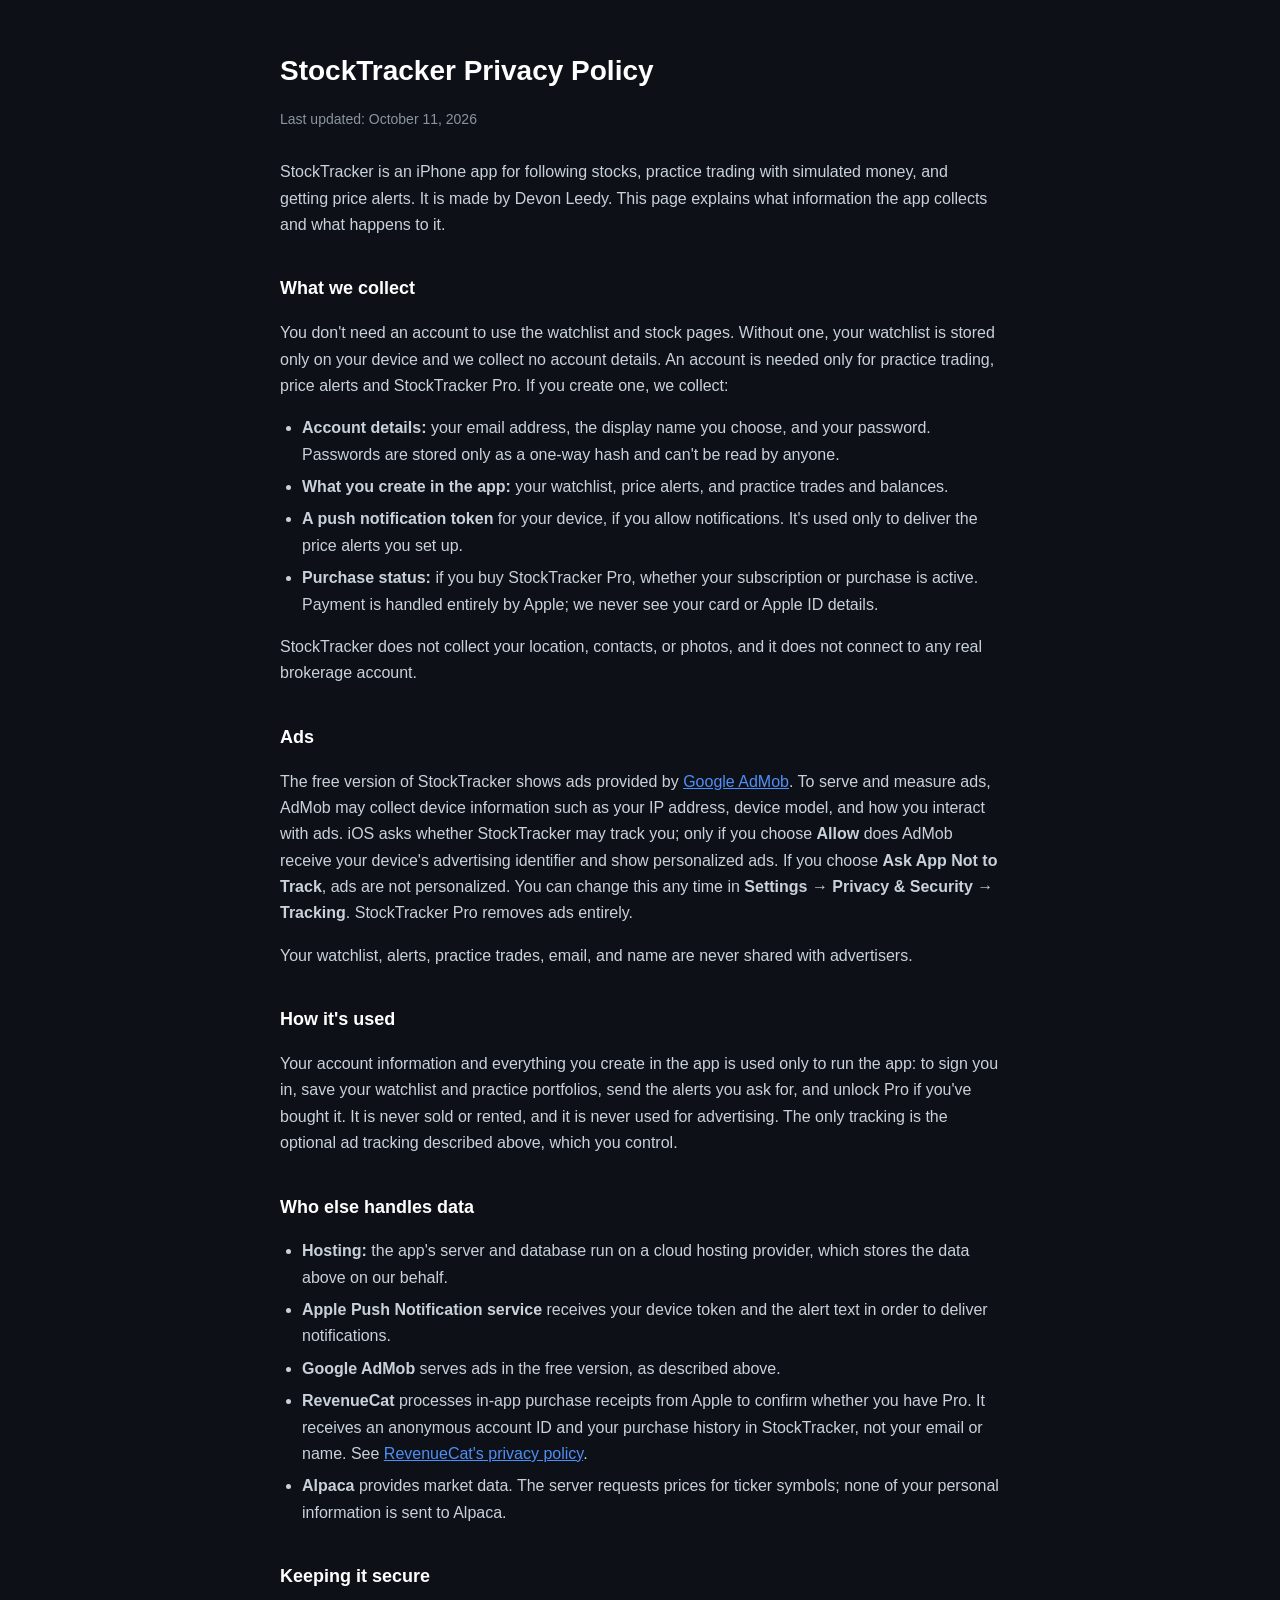
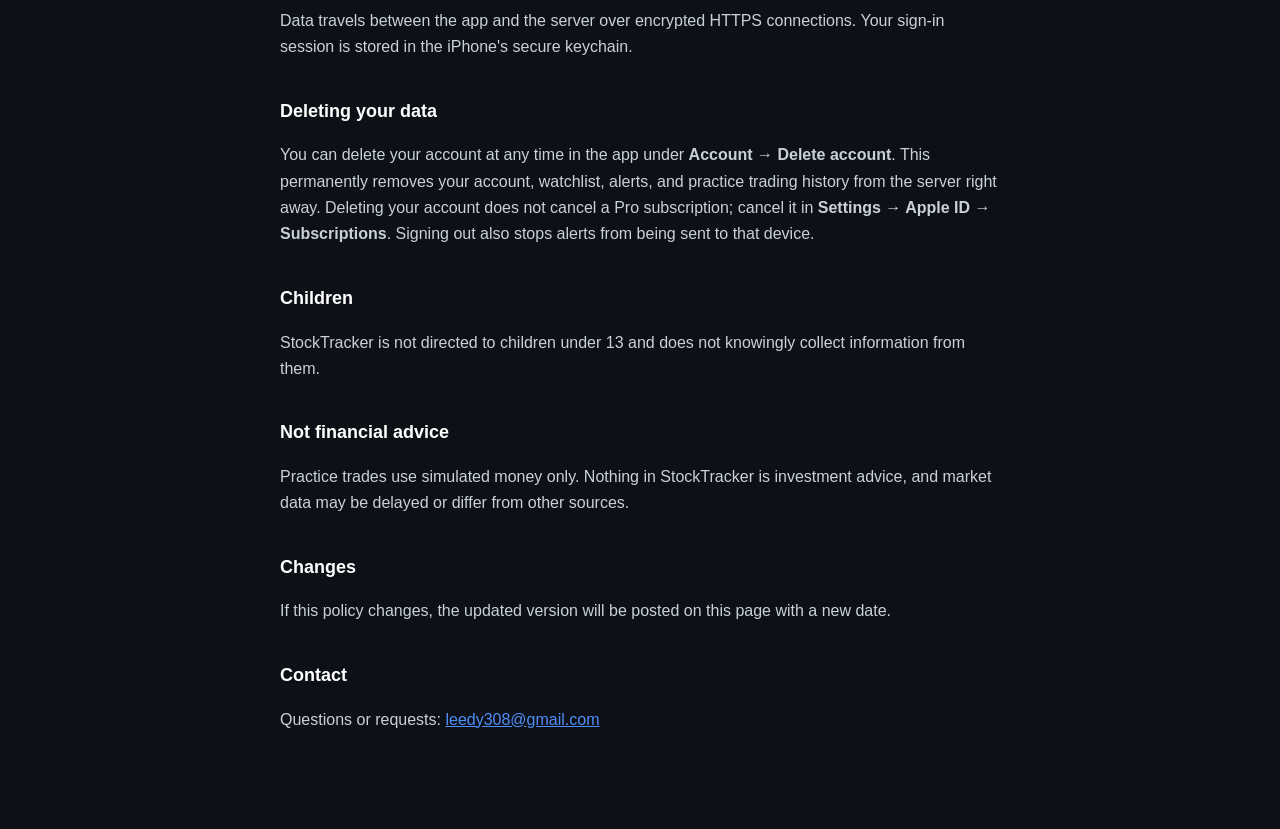
<file: stocktracker/privacy.html>
<!DOCTYPE html>
<html lang="en">
<head>
<meta charset="utf-8">
<meta name="viewport" content="width=device-width, initial-scale=1">
<title>StockTracker Privacy Policy</title>
<style>
  :root { color-scheme: dark; }
  body { margin: 0; background: #0D1117; color: #C9D1D9; font: 16px/1.65 -apple-system, BlinkMacSystemFont, "Segoe UI", Helvetica, Arial, sans-serif; }
  main { max-width: 720px; margin: 0 auto; padding: 48px 20px 80px; }
  h1 { color: #FFFFFF; font-size: 28px; margin: 0 0 4px; }
  h2 { color: #FFFFFF; font-size: 18px; margin: 36px 0 8px; }
  .updated { color: #8B949E; font-size: 14px; margin-bottom: 28px; }
  a { color: #4F8EF7; }
  ul { padding-left: 22px; }
  li { margin-bottom: 6px; }
</style>
</head>
<body>
<main>
<h1>StockTracker Privacy Policy</h1>
<p class="updated">Last updated: October 11, 2026</p>

<p>StockTracker is an iPhone app for following stocks, practice trading with simulated money, and getting price alerts. It is made by Devon Leedy. This page explains what information the app collects and what happens to it.</p>

<h2>What we collect</h2>
<p>You don't need an account to use the watchlist and stock pages. Without one, your watchlist is stored only on your device and we collect no account details. An account is needed only for practice trading, price alerts and StockTracker Pro. If you create one, we collect:</p>
<ul>
  <li><strong>Account details:</strong> your email address, the display name you choose, and your password. Passwords are stored only as a one-way hash and can't be read by anyone.</li>
  <li><strong>What you create in the app:</strong> your watchlist, price alerts, and practice trades and balances.</li>
  <li><strong>A push notification token</strong> for your device, if you allow notifications. It's used only to deliver the price alerts you set up.</li>
  <li><strong>Purchase status:</strong> if you buy StockTracker Pro, whether your subscription or purchase is active. Payment is handled entirely by Apple; we never see your card or Apple ID details.</li>
</ul>
<p>StockTracker does not collect your location, contacts, or photos, and it does not connect to any real brokerage account.</p>
<h2>Ads</h2>
<p>The free version of StockTracker shows ads provided by <a href="https://policies.google.com/technologies/ads">Google AdMob</a>. To serve and measure ads, AdMob may collect device information such as your IP address, device model, and how you interact with ads. iOS asks whether StockTracker may track you; only if you choose <strong>Allow</strong> does AdMob receive your device's advertising identifier and show personalized ads. If you choose <strong>Ask App Not to Track</strong>, ads are not personalized. You can change this any time in <strong>Settings &rarr; Privacy &amp; Security &rarr; Tracking</strong>. StockTracker Pro removes ads entirely.</p>
<p>Your watchlist, alerts, practice trades, email, and name are never shared with advertisers.</p>

<h2>How it's used</h2>
<p>Your account information and everything you create in the app is used only to run the app: to sign you in, save your watchlist and practice portfolios, send the alerts you ask for, and unlock Pro if you've bought it. It is never sold or rented, and it is never used for advertising. The only tracking is the optional ad tracking described above, which you control.</p>

<h2>Who else handles data</h2>
<ul>
  <li><strong>Hosting:</strong> the app's server and database run on a cloud hosting provider, which stores the data above on our behalf.</li>
  <li><strong>Apple Push Notification service</strong> receives your device token and the alert text in order to deliver notifications.</li>
  <li><strong>Google AdMob</strong> serves ads in the free version, as described above.</li>
  <li><strong>RevenueCat</strong> processes in-app purchase receipts from Apple to confirm whether you have Pro. It receives an anonymous account ID and your purchase history in StockTracker, not your email or name. See <a href="https://www.revenuecat.com/privacy">RevenueCat's privacy policy</a>.</li>
  <li><strong>Alpaca</strong> provides market data. The server requests prices for ticker symbols; none of your personal information is sent to Alpaca.</li>
</ul>

<h2>Keeping it secure</h2>
<p>Data travels between the app and the server over encrypted HTTPS connections. Your sign-in session is stored in the iPhone's secure keychain.</p>

<h2>Deleting your data</h2>
<p>You can delete your account at any time in the app under <strong>Account &rarr; Delete account</strong>. This permanently removes your account, watchlist, alerts, and practice trading history from the server right away. Deleting your account does not cancel a Pro subscription; cancel it in <strong>Settings &rarr; Apple ID &rarr; Subscriptions</strong>. Signing out also stops alerts from being sent to that device.</p>

<h2>Children</h2>
<p>StockTracker is not directed to children under 13 and does not knowingly collect information from them.</p>

<h2>Not financial advice</h2>
<p>Practice trades use simulated money only. Nothing in StockTracker is investment advice, and market data may be delayed or differ from other sources.</p>

<h2>Changes</h2>
<p>If this policy changes, the updated version will be posted on this page with a new date.</p>

<h2>Contact</h2>
<p>Questions or requests: <a href="mailto:leedy308@gmail.com">leedy308@gmail.com</a></p>
</main>
</body>
</html>
</file>
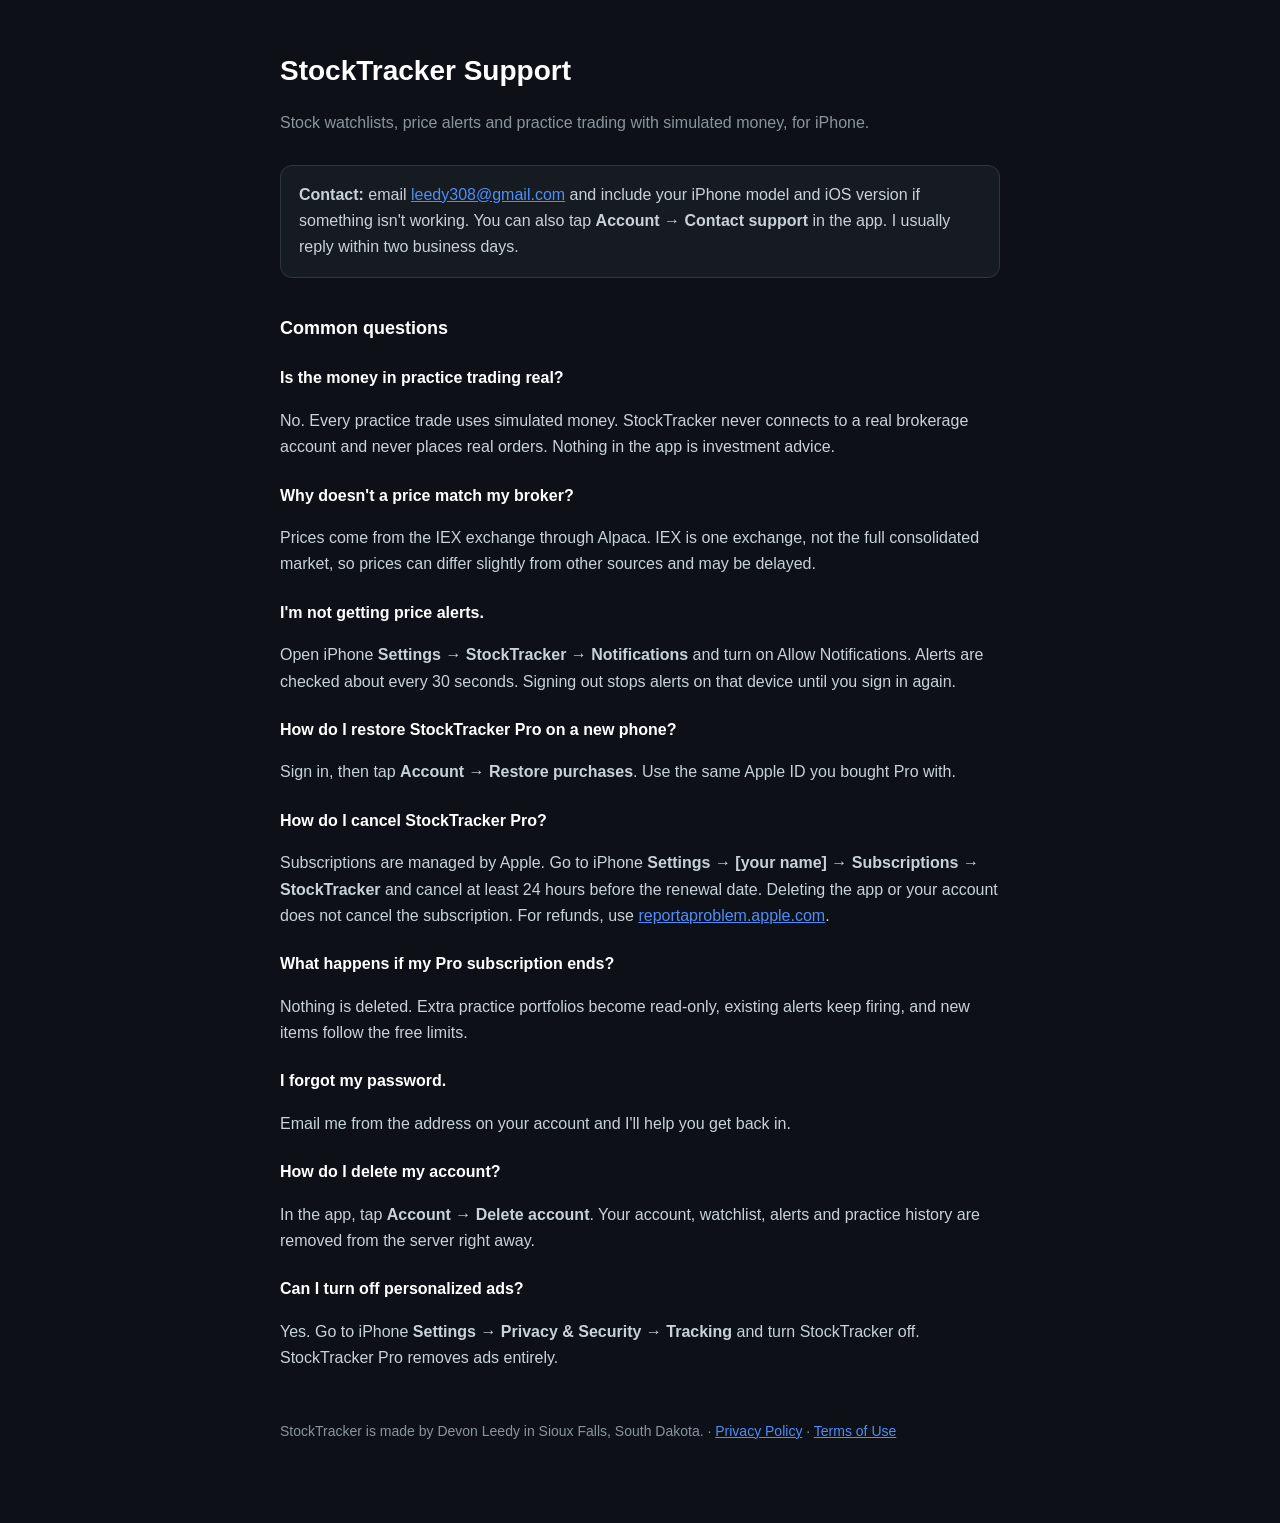
<file: stocktracker/support.html>
<!DOCTYPE html>
<html lang="en">
<head>
<meta charset="utf-8">
<meta name="viewport" content="width=device-width, initial-scale=1">
<title>StockTracker Support</title>
<meta name="description" content="Help and contact for StockTracker, the iPhone app for stock watchlists, price alerts and practice trading with simulated money.">
<style>
  :root { color-scheme: dark; }
  body { margin: 0; background: #0D1117; color: #C9D1D9; font: 16px/1.65 -apple-system, BlinkMacSystemFont, "Segoe UI", Helvetica, Arial, sans-serif; }
  main { max-width: 720px; margin: 0 auto; padding: 48px 20px 80px; }
  h1 { color: #FFFFFF; font-size: 28px; margin: 0 0 4px; }
  h2 { color: #FFFFFF; font-size: 18px; margin: 36px 0 8px; }
  h3 { color: #FFFFFF; font-size: 16px; margin: 22px 0 4px; }
  .lede { color: #8B949E; margin-bottom: 28px; }
  .contact { background: #161B22; border: 1px solid #30363D; border-radius: 12px; padding: 16px 18px; }
  a { color: #4F8EF7; }
  footer { margin-top: 48px; color: #8B949E; font-size: 14px; }
</style>
</head>
<body>
<main>
<h1>StockTracker Support</h1>
<p class="lede">Stock watchlists, price alerts and practice trading with simulated money, for iPhone.</p>

<div class="contact">
  <strong>Contact:</strong> email <a href="mailto:leedy308@gmail.com?subject=StockTracker">leedy308@gmail.com</a> and include your iPhone model and iOS version if something isn't working. You can also tap <strong>Account → Contact support</strong> in the app. I usually reply within two business days.
</div>

<h2>Common questions</h2>

<h3>Is the money in practice trading real?</h3>
<p>No. Every practice trade uses simulated money. StockTracker never connects to a real brokerage account and never places real orders. Nothing in the app is investment advice.</p>

<h3>Why doesn't a price match my broker?</h3>
<p>Prices come from the IEX exchange through Alpaca. IEX is one exchange, not the full consolidated market, so prices can differ slightly from other sources and may be delayed.</p>

<h3>I'm not getting price alerts.</h3>
<p>Open iPhone <strong>Settings → StockTracker → Notifications</strong> and turn on Allow Notifications. Alerts are checked about every 30 seconds. Signing out stops alerts on that device until you sign in again.</p>

<h3>How do I restore StockTracker Pro on a new phone?</h3>
<p>Sign in, then tap <strong>Account → Restore purchases</strong>. Use the same Apple ID you bought Pro with.</p>

<h3>How do I cancel StockTracker Pro?</h3>
<p>Subscriptions are managed by Apple. Go to iPhone <strong>Settings → [your name] → Subscriptions → StockTracker</strong> and cancel at least 24 hours before the renewal date. Deleting the app or your account does not cancel the subscription. For refunds, use <a href="https://reportaproblem.apple.com">reportaproblem.apple.com</a>.</p>

<h3>What happens if my Pro subscription ends?</h3>
<p>Nothing is deleted. Extra practice portfolios become read-only, existing alerts keep firing, and new items follow the free limits.</p>

<h3>I forgot my password.</h3>
<p>Email me from the address on your account and I'll help you get back in.</p>

<h3>How do I delete my account?</h3>
<p>In the app, tap <strong>Account → Delete account</strong>. Your account, watchlist, alerts and practice history are removed from the server right away.</p>

<h3>Can I turn off personalized ads?</h3>
<p>Yes. Go to iPhone <strong>Settings → Privacy &amp; Security → Tracking</strong> and turn StockTracker off. StockTracker Pro removes ads entirely.</p>

<footer>
  StockTracker is made by Devon Leedy in Sioux Falls, South Dakota.
  · <a href="privacy.html">Privacy Policy</a>
  · <a href="https://www.apple.com/legal/internet-services/itunes/dev/stdeula/">Terms of Use</a>
</footer>
</main>
</body>
</html>
</file>
<file: style.css>
@font-face {
  font-family: "Bricolage";
  src: url("bricolage.woff2") format("woff2");
  font-weight: 200 800;
  font-stretch: 75% 100%;
  font-display: swap;
}
@font-face {
  font-family: "Plex";
  src: url("plex.woff2") format("woff2");
  font-weight: 100 700;
  font-stretch: 85% 100%;
  font-display: swap;
}

:root {
  --paper: #eef1f5;
  --sheet: #ffffff;
  --ink: #151b27;
  --ink-soft: #3a4252;
  --muted: #5b6475;
  --rule: #d5dae3;
  --navy: #141a26;
  --navy-2: #1e2533;
  --amber: #e8a33d;
  --amber-ink: #8a5608;
  --slate: #7f8aa0;
  --blue: #4f8fc0;
  --gold: #c49a1c;
  --green: #4fa37b;

  --display: "Bricolage", "Segoe UI", system-ui, sans-serif;
  --body: "Plex", "Segoe UI", system-ui, sans-serif;
  --wrap: 1120px;
}

* { box-sizing: border-box; }

html { -webkit-text-size-adjust: 100%; }

body {
  margin: 0;
  background: var(--paper);
  color: var(--ink);
  font: 400 17px/1.6 var(--body);
  -webkit-font-smoothing: antialiased;
}

img { max-width: 100%; height: auto; display: block; }

a { color: var(--ink); text-decoration-color: var(--amber); text-decoration-thickness: 2px; text-underline-offset: 3px; }
a:hover { color: var(--amber-ink); }
:focus-visible { outline: 3px solid var(--blue); outline-offset: 3px; border-radius: 4px; }

.wrap { width: min(var(--wrap), 100% - 40px); margin-inline: auto; }

/* Header */
.site-header { border-bottom: 1px solid var(--rule); background: var(--paper); }
.site-header .wrap {
  display: flex; align-items: center; justify-content: space-between;
  gap: 16px; min-height: 68px; flex-wrap: wrap;
}
.brand {
  display: flex; align-items: center; gap: 10px;
  font: 700 19px/1 var(--display); letter-spacing: -0.01em;
  text-decoration: none;
}
.brand img { width: 32px; height: 32px; border-radius: 8px; }
.site-nav { display: flex; gap: 6px; }
.site-nav a {
  font-weight: 500; font-size: 15px; text-decoration: none;
  padding: 7px 12px; border-radius: 8px; color: var(--ink-soft);
}
.site-nav a:hover { background: #e1e6ed; color: var(--ink); }
.site-nav a[aria-current="page"] { background: var(--ink); color: #fff; }

/* Home hero */
.hero { padding: 72px 0 0; overflow: hidden; }
.hero .wrap {
  display: grid; grid-template-columns: 1.15fr 0.85fr; gap: 56px; align-items: end;
}
.hero-copy { padding-bottom: 72px; align-self: center; }
.app-id { display: flex; align-items: center; gap: 14px; margin-bottom: 28px; }
.app-id img { width: 64px; height: 64px; border-radius: 15px; box-shadow: 0 6px 18px rgba(20, 26, 38, 0.18); }
.app-id strong { display: block; font: 700 20px/1.2 var(--display); }
.app-id span { color: var(--muted); font-size: 15px; }

h1, h2, h3 { font-family: var(--display); letter-spacing: -0.02em; line-height: 1.15; margin: 0; }
.hero h1 {
  font-size: clamp(44px, 6.4vw, 78px);
  line-height: 0.98;
  font-weight: 800;
  font-stretch: 94%;
  letter-spacing: -0.022em;
  max-width: 12ch;
}
.lede { font-size: 20px; line-height: 1.55; color: var(--ink-soft); max-width: 34em; margin: 24px 0 32px; }

.availability {
  display: inline-flex; align-items: center; gap: 12px;
  background: var(--ink); color: #fff;
  padding: 12px 18px 12px 14px; border-radius: 12px;
  font-weight: 500; font-size: 15px;
}
.availability svg { flex: none; }
.availability small { display: block; color: #aab2c2; font-size: 13px; font-weight: 400; }

.hero-phone {
  background: var(--navy);
  border-radius: 40px 40px 0 0;
  padding: 26px 26px 0;
  justify-self: end;
  width: min(100%, 400px);
}
.hero-phone img { width: 100%; border-radius: 26px 26px 0 0; aspect-ratio: 660 / 1000; object-fit: cover; object-position: top; }

/* Stage track: the signature element */
.track { background: var(--navy); color: #e7eaf0; padding: 56px 0 64px; }
.track h2 { font-size: 28px; color: #fff; margin-bottom: 36px; font-weight: 700; }
.stages { list-style: none; padding: 0; margin: 0; display: grid; grid-template-columns: repeat(4, 1fr); position: relative; }
.stages::before {
  content: ""; position: absolute; top: 11px; left: 12px; right: calc(25% - 12px);
  height: 2px; background: linear-gradient(90deg, var(--slate), var(--blue), var(--gold), var(--green));
}
.stage { position: relative; padding-right: 24px; }
.stage-dot {
  width: 24px; height: 24px; border-radius: 50%;
  border: 3px solid var(--c); background: var(--navy);
  position: relative; margin-bottom: 18px;
}
.stage:last-child .stage-dot { background: var(--c); }
.stage h3 { font-size: 22px; font-weight: 700; color: var(--c); margin-bottom: 6px; }
.stage p { margin: 0; color: #aab2c2; font-size: 15px; line-height: 1.5; max-width: 22ch; }

/* Feature rows */
.features { padding: 96px 0 40px; }
.feature {
  display: grid; grid-template-columns: 320px 1fr; gap: 72px; align-items: center;
  padding: 0 0 88px;
}
.feature:nth-child(even) { grid-template-columns: 1fr 320px; }
.feature:nth-child(even) .shot { order: 2; }
.shot {
  background: var(--navy); border-radius: 34px; padding: 12px;
  box-shadow: 0 24px 48px -24px rgba(20, 26, 38, 0.45);
}
.shot img { width: 100%; border-radius: 24px; aspect-ratio: 660 / 1180; object-fit: cover; object-position: top; }
.feature h2 { font-size: clamp(30px, 3.6vw, 44px); line-height: 1.05; font-weight: 750; max-width: 14ch; margin-bottom: 18px; }
.feature p { color: var(--ink-soft); max-width: 36em; margin: 0 0 14px; }
.feature ul { margin: 18px 0 0; padding: 0; list-style: none; max-width: 36em; }
.feature li { padding: 10px 0 10px 22px; border-top: 1px solid var(--rule); position: relative; }
.feature li::before {
  content: ""; position: absolute; left: 2px; top: 19px;
  width: 9px; height: 9px; border-radius: 50%; background: var(--amber);
}

/* Promise strip */
.promise { border-top: 1px solid var(--rule); border-bottom: 1px solid var(--rule); background: var(--sheet); }
.promise .wrap { display: grid; grid-template-columns: repeat(3, 1fr); }
.promise div { padding: 32px 28px 32px 0; }
.promise div + div { padding-left: 28px; border-left: 1px solid var(--rule); }
.promise h3 { font-size: 19px; margin-bottom: 6px; }
.promise p { margin: 0; color: var(--muted); font-size: 15px; }

/* Document pages (support, privacy) */
.doc-head { padding: 64px 0 40px; border-bottom: 1px solid var(--rule); }
.doc-head h1 { font-size: clamp(38px, 5vw, 56px); line-height: 1.02; font-weight: 800; font-stretch: 90%; letter-spacing: -0.03em; }
.doc-head p { color: var(--ink-soft); font-size: 19px; max-width: 36em; margin: 16px 0 0; }
.doc-head .meta { color: var(--muted); font-size: 15px; margin-top: 12px; }

.doc { display: grid; grid-template-columns: 220px minmax(0, 1fr); gap: 64px; padding: 48px 0 96px; }
.toc { position: sticky; top: 24px; align-self: start; }
.toc p { font-weight: 600; font-size: 14px; color: var(--muted); margin: 0 0 8px; }
.toc ol { list-style: none; margin: 0; padding: 0; border-left: 2px solid var(--rule); }
.toc a { display: block; padding: 5px 0 5px 14px; margin-left: -2px; border-left: 2px solid transparent; text-decoration: none; color: var(--ink-soft); font-size: 15px; }
.toc a:hover { border-left-color: var(--amber); color: var(--ink); }

.prose { max-width: 70ch; }
.prose section { padding-bottom: 12px; scroll-margin-top: 24px; }
.prose h2 { font-size: 26px; font-weight: 700; margin: 28px 0 10px; }
.prose section:first-child h2 { margin-top: 0; }
.prose p, .prose li { color: var(--ink-soft); }
.prose ul { padding-left: 20px; }
.prose li { margin: 6px 0; }
.prose li::marker { color: var(--amber); }
.prose strong { color: var(--ink); }

.callout {
  background: var(--sheet); border: 1px solid var(--rule); border-left: 4px solid var(--green);
  border-radius: 10px; padding: 18px 22px; margin: 0 0 28px;
}
.callout p { margin: 0; color: var(--ink); }

/* Support */
.contact-card {
  background: var(--navy); color: #fff; border-radius: 20px; padding: 28px;
  display: flex; flex-wrap: wrap; align-items: center; justify-content: space-between; gap: 18px;
  margin-bottom: 40px;
}
.contact-card h2 { color: #fff; margin: 0 0 4px; font-size: 24px; }
.contact-card p { margin: 0; color: #aab2c2; }
.button {
  display: inline-block; background: var(--amber); color: var(--navy);
  font-weight: 600; text-decoration: none; padding: 13px 22px; border-radius: 12px;
}
.button:hover { background: #f2b457; color: var(--navy); }

.faq-group { margin-bottom: 36px; scroll-margin-top: 24px; }
.faq-group > h2 { font-size: 24px; margin: 0 0 8px; }
details { border-bottom: 1px solid var(--rule); }
summary {
  list-style: none; cursor: pointer; padding: 16px 36px 16px 0; position: relative;
  font-weight: 600; font-size: 17px;
}
summary::-webkit-details-marker { display: none; }
summary::after {
  content: ""; position: absolute; right: 6px; top: 24px; width: 10px; height: 10px;
  border-right: 2px solid var(--muted); border-bottom: 2px solid var(--muted);
  transform: rotate(45deg); transition: transform 0.2s ease;
}
details[open] summary::after { transform: rotate(-135deg); top: 28px; }
details > div { padding: 0 0 18px; color: var(--ink-soft); max-width: 64ch; }
details > div p { margin: 0 0 10px; }

/* Footer */
.site-footer { background: var(--navy); color: #aab2c2; padding: 40px 0; font-size: 15px; }
.site-footer .wrap { display: flex; flex-wrap: wrap; justify-content: space-between; gap: 16px; }
.site-footer a { color: #e7eaf0; }
.site-footer nav { display: flex; flex-wrap: wrap; gap: 20px; }

@media (max-width: 880px) {
  .hero { padding-top: 44px; }
  .hero .wrap { grid-template-columns: 1fr; gap: 40px; }
  .hero-copy { padding-bottom: 0; }
  .hero-phone { justify-self: center; }
  .stages { grid-template-columns: 1fr; gap: 26px; }
  .stages::before { top: 12px; bottom: 12px; left: 11px; right: auto; width: 2px; height: auto;
    background: linear-gradient(180deg, var(--slate), var(--blue), var(--gold), var(--green)); }
  .stage { display: grid; grid-template-columns: 24px 1fr; column-gap: 18px; padding: 0; }
  .stage-dot { margin: 2px 0 0; grid-row: span 2; }
  .stage p { max-width: none; }
  .feature, .feature:nth-child(even) { grid-template-columns: 1fr; gap: 32px; padding-bottom: 64px; }
  .feature:nth-child(even) .shot { order: 0; }
  .shot { max-width: 300px; }
  .promise .wrap { grid-template-columns: 1fr; }
  .promise div, .promise div + div { padding: 22px 0; border-left: 0; }
  .promise div + div { border-top: 1px solid var(--rule); }
  .doc { grid-template-columns: 1fr; gap: 24px; }
  .toc { position: static; }
}

@media (prefers-reduced-motion: reduce) {
  * { transition: none !important; }
}

/* Availability block is now a link to the App Store */
a.availability { text-decoration: none; transition: background .15s ease, transform .15s ease; }
a.availability:hover { background: var(--navy-2); transform: translateY(-1px); }
a.availability span { color: #fff; }

/* Cross-promotion for the developer's other app */
.also { background: var(--sheet); border-top: 1px solid var(--rule); padding: 56px 0 64px; }
.also h2 { font-size: 22px; margin: 0 0 20px; color: var(--muted); font-weight: 500; }
.also-card {
  display: grid; gap: 8px; max-width: 620px;
  background: var(--navy); color: #e7eaf0;
  border-radius: 16px; padding: 24px 26px; text-decoration: none;
  transition: transform .15s ease;
}
.also-card:hover { transform: translateY(-2px); }
.also-name { font-family: var(--display); font-size: 26px; font-weight: 700; color: #fff; }
.also-blurb { font-size: 16px; line-height: 1.5; color: #aab2c2; }
.also-go { font-size: 15px; font-weight: 500; color: var(--amber); }
</file>
